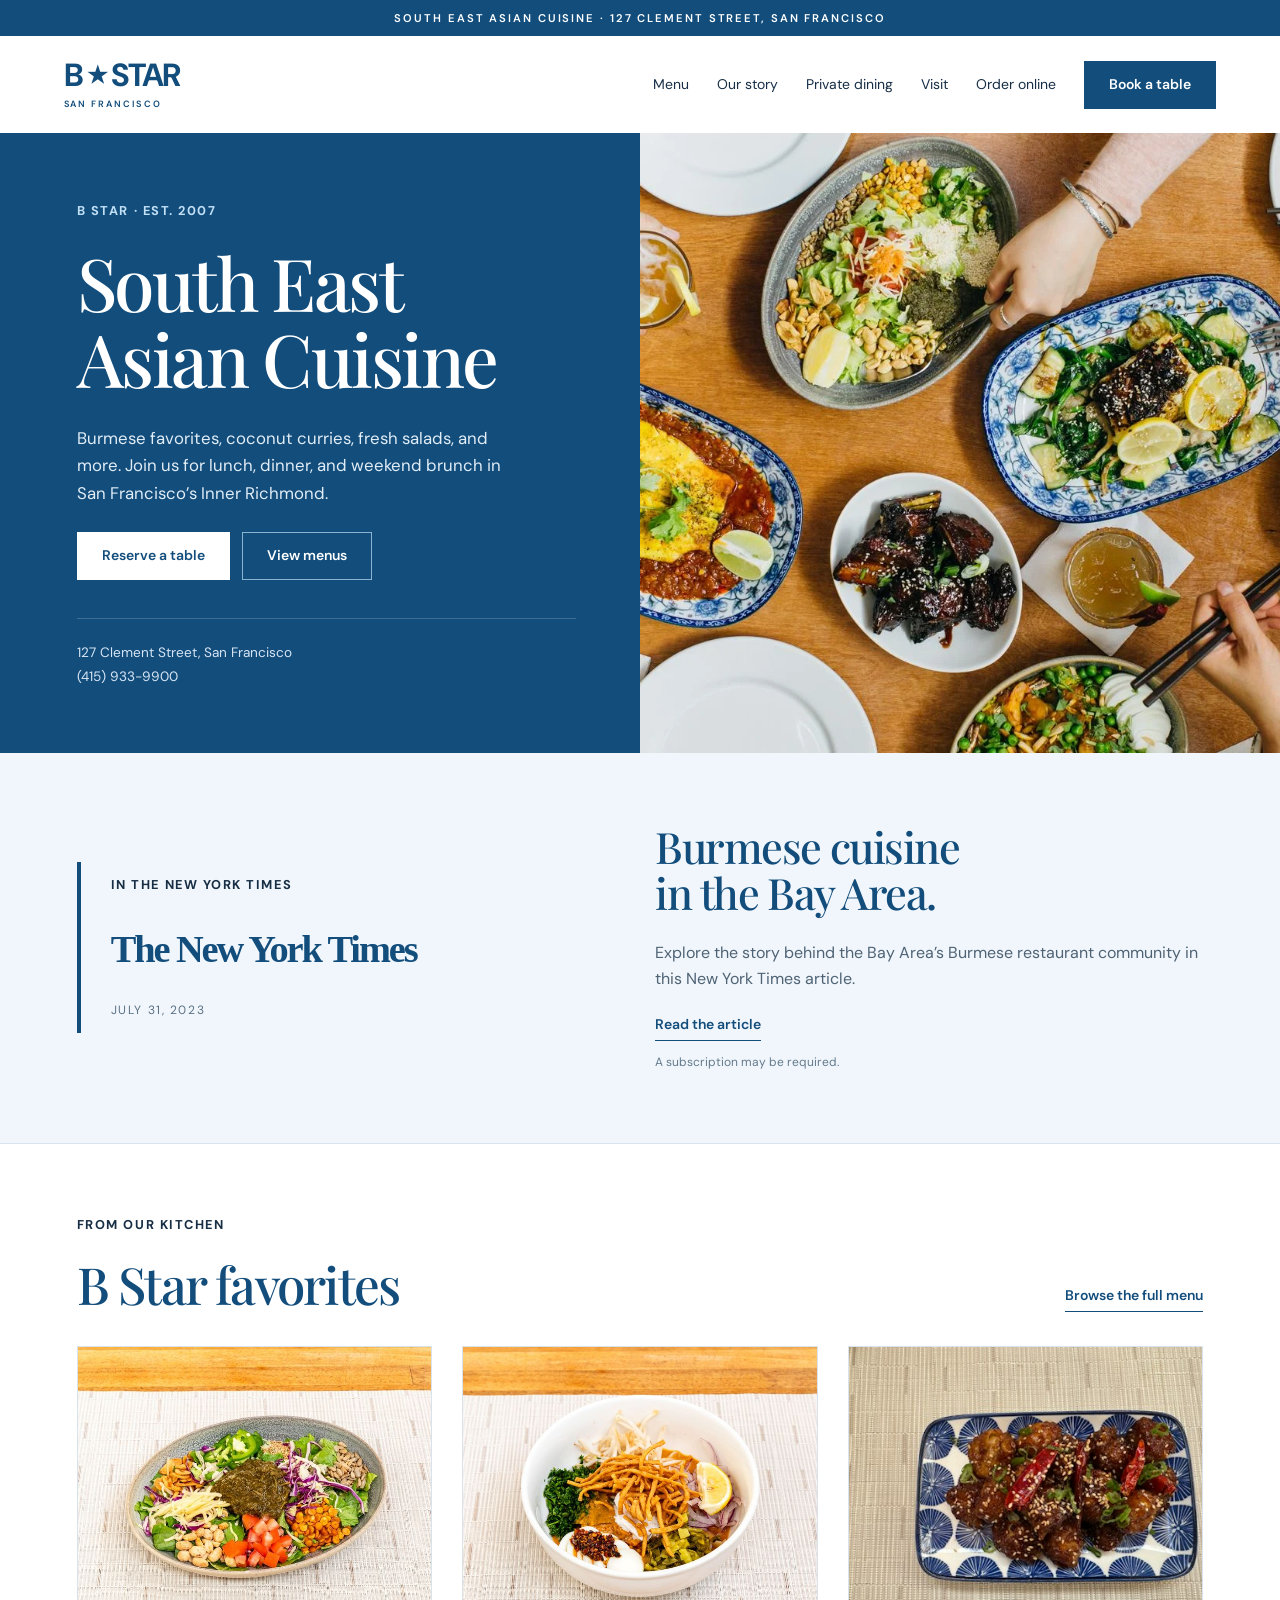
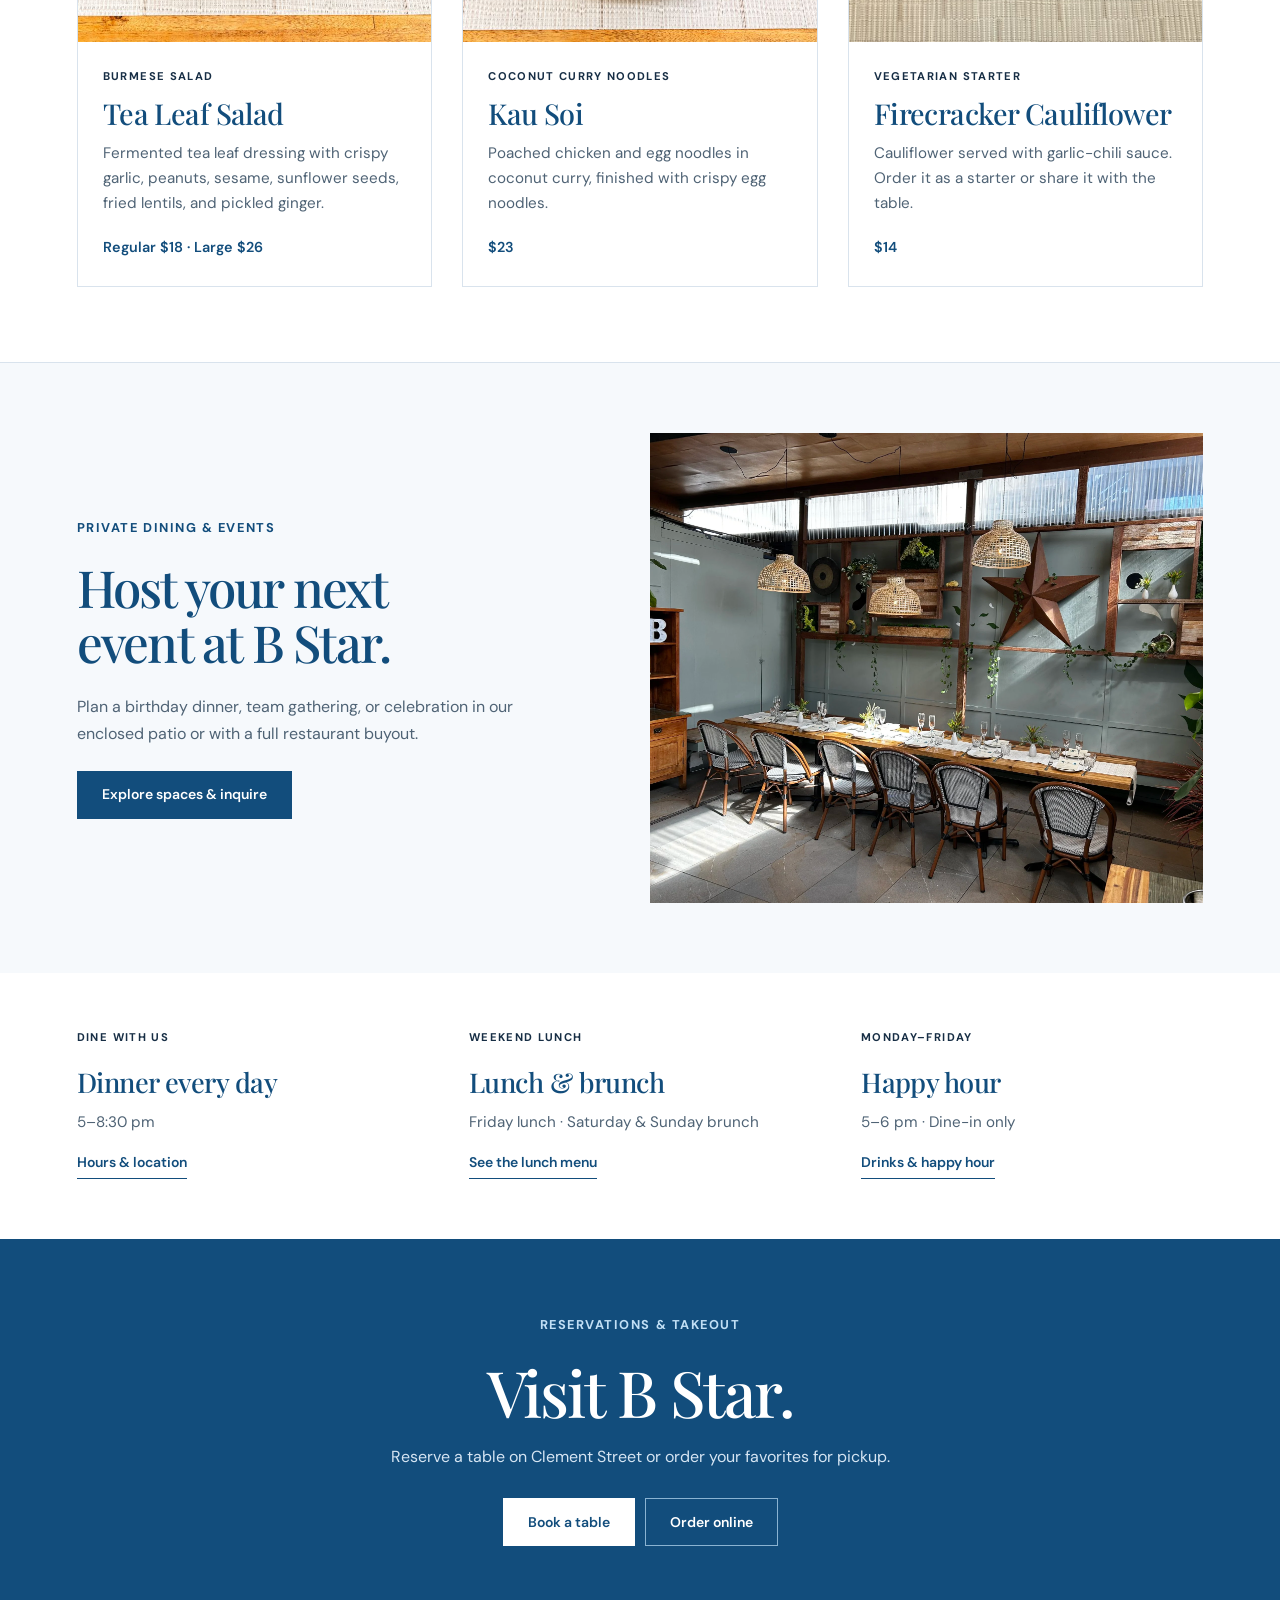
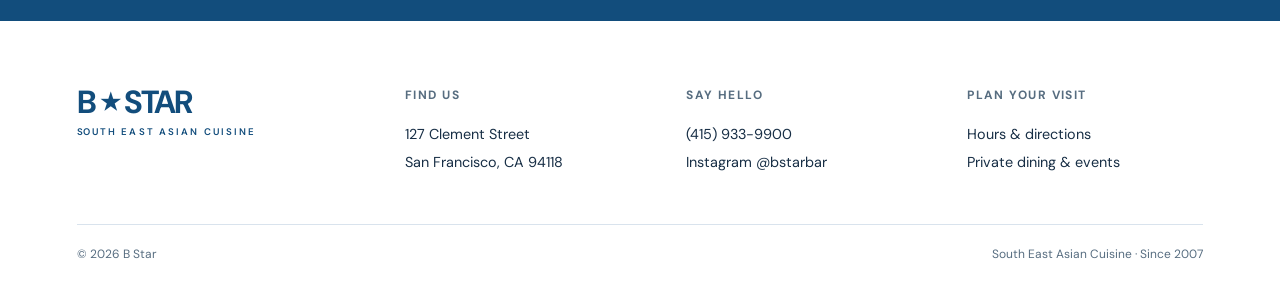
<file: index.html>
<!doctype html><html lang="en"><head><meta charset="utf-8"><meta name="viewport" content="width=device-width,initial-scale=1"><title>South East Asian Cuisine | B Star, San Francisco</title><meta name="description" content="South East Asian cuisine on Clement Street in San Francisco. View dinner, lunch and drinks menus, reserve a table, or inquire about a private event."><meta name="theme-color" content="#124d7c"><link rel="icon" href="data:image/svg+xml,%3Csvg%20xmlns%3D%22http%3A//www.w3.org/2000/svg%22%20viewBox%3D%220%200%2040%2040%22%3E%3Crect%20width%3D%2240%22%20height%3D%2240%22%20rx%3D%228%22%20fill%3D%22%23124d7c%22/%3E%3Ctext%20x%3D%2220%22%20y%3D%2229%22%20text-anchor%3D%22middle%22%20font-size%3D%2230%22%20fill%3D%22white%22%3E%E2%98%85%3C/text%3E%3C/svg%3E"><link rel="stylesheet" href="style.css"><script src="app.js" defer></script></head><body><a class="skip" href="#main">Skip to content</a><div class="topline">SOUTH EAST ASIAN CUISINE · 127 CLEMENT STREET, SAN FRANCISCO</div><header><a class="logo" href="index.html" aria-label="B Star home">B<span>★</span>STAR<span class="logo-sub">SAN FRANCISCO</span></a><button class="nav-toggle" aria-expanded="false" aria-controls="nav">Menu <span>☰</span></button><nav id="nav" aria-label="Main navigation"><a href="menu/index.html" >Menu</a><a href="story/index.html" >Our story</a><a href="private-dining/index.html" >Private dining</a><a href="visit/index.html" >Visit</a><a class="order-nav" href="https://order.online/store/b-star-bar-san-francisco-1130087/?hideModal=true&pickup=true&redirected=true">Order online</a><a class="button " href="https://www.opentable.com/restaurant/profile/55528?ref=1068">Book a table</a></nav></header><main id="main"><section class="blue-hero"><div class="blue-hero-copy"><span class="eyebrow">B STAR · EST. 2007</span><h1>South East<br>Asian Cuisine</h1><p>Burmese favorites, coconut curries, fresh salads, and more. Join us for lunch, dinner, and weekend brunch in San Francisco’s Inner Richmond.</p><div class="actions"><a class="button light" href="https://www.opentable.com/restaurant/profile/55528?ref=1068">Reserve a table</a><a class="button outline-light" href="menu/index.html">View menus</a></div><div class="hero-address">127 Clement Street, San Francisco<br><a href="tel:+14159339900">(415) 933-9900</a></div></div><div class="blue-hero-photo"><img class="" src="assets/hero.jpg" alt="B Star dishes served together, including tea leaf salad" loading="lazy" width="1400" height="1000"></div></section><section class="press wrap"><div class="press-heading"><span class="eyebrow">IN THE NEW YORK TIMES</span><span class="publication">The New York Times</span><span class="press-date">JULY 31, 2023</span></div><div><h2>Burmese cuisine<br>in the Bay Area.</h2><p>Explore the story behind the Bay Area’s Burmese restaurant community in this New York Times article.</p><a class="text-link" href="https://www.nytimes.com/2023/07/31/us/california-san-francisco-burmese-restaurants.html" target="_blank" rel="noopener noreferrer">Read the article</a><small class="subscription">A subscription may be required.</small></div></section><section class="wrap featured"><div class="section-heading"><div><span class="eyebrow">FROM OUR KITCHEN</span><h2>B Star favorites</h2></div><a class="text-link" href="menu/index.html">Browse the full menu</a></div><div class="dish-cards"><article><img class="" src="assets/tea-leaf.jpg" alt="B Star tea leaf salad" loading="lazy" width="1400" height="1000"><div><span class="eyebrow">BURMESE SALAD</span><h3>Tea Leaf Salad</h3><p>Fermented tea leaf dressing with crispy garlic, peanuts, sesame, sunflower seeds, fried lentils, and pickled ginger.</p><span class="dish-price">Regular $18 · Large $26</span></div></article><article><img class="" src="assets/kau-soi.jpg" alt="B Star chicken curry noodles" loading="lazy" width="1400" height="1000"><div><span class="eyebrow">COCONUT CURRY NOODLES</span><h3>Kau Soi</h3><p>Poached chicken and egg noodles in coconut curry, finished with crispy egg noodles.</p><span class="dish-price">$23</span></div></article><article><img class="" src="assets/cauliflower.jpg" alt="B Star firecracker cauliflower" loading="lazy" width="1400" height="1000"><div><span class="eyebrow">VEGETARIAN STARTER</span><h3>Firecracker Cauliflower</h3><p>Cauliflower served with garlic-chili sauce. Order it as a starter or share it with the table.</p><span class="dish-price">$14</span></div></article></div></section><section class="gather wrap"><div><span class="eyebrow">PRIVATE DINING & EVENTS</span><h2>Host your next<br>event at B Star.</h2><p>Plan a birthday dinner, team gathering, or celebration in our enclosed patio or with a full restaurant buyout.</p><a class="button " href="private-dining/index.html">Explore spaces & inquire</a></div><img class="" src="assets/room.jpg" alt="B Star’s enclosed patio with tables and woven pendant lights" loading="lazy" width="1400" height="1000"></section><section class="quick-info wrap"><div><span class="eyebrow">DINE WITH US</span><h3>Dinner every day</h3><p>5–8:30 pm</p><a class="text-link" href="visit/index.html">Hours & location</a></div><div><span class="eyebrow">WEEKEND LUNCH</span><h3>Lunch & brunch</h3><p>Friday lunch · Saturday & Sunday brunch</p><a class="text-link" href="menu/index.html#lunch">See the lunch menu</a></div><div><span class="eyebrow">MONDAY–FRIDAY</span><h3>Happy hour</h3><p>5–6 pm · Dine-in only</p><a class="text-link" href="menu/index.html#drinks">Drinks & happy hour</a></div></section></main><section class="end-cta"><span class="eyebrow">RESERVATIONS & TAKEOUT</span><h2>Visit B Star.</h2><p>Reserve a table on Clement Street or order your favorites for pickup.</p><a class="button light" href="https://www.opentable.com/restaurant/profile/55528?ref=1068">Book a table</a><a class="button outline-light" href="https://order.online/store/b-star-bar-san-francisco-1130087/?hideModal=true&pickup=true&redirected=true">Order online</a></section><footer><div class="footer-top"><a class="logo" href="index.html">B<span>★</span>STAR<span class="logo-sub">SOUTH EAST ASIAN CUISINE</span></a><div><span class="eyebrow">FIND US</span><a href="https://www.google.com/maps/search/?api=1&query=B+Star+127+Clement+St+San+Francisco">127 Clement Street<br>San Francisco, CA 94118</a></div><div><span class="eyebrow">SAY HELLO</span><a href="tel:+14159339900">(415) 933-9900</a><a href="https://www.instagram.com/bstarbar/">Instagram @bstarbar</a></div><div><span class="eyebrow">PLAN YOUR VISIT</span><a href="visit/index.html">Hours & directions</a><a href="private-dining/index.html">Private dining & events</a></div></div><div class="footer-bottom"><span>© 2026 B Star</span><span>South East Asian Cuisine · Since 2007</span></div></footer><div class="mobile-book"><a class="button " href="https://www.opentable.com/restaurant/profile/55528?ref=1068">Book a table</a><a class="button outline" href="https://order.online/store/b-star-bar-san-francisco-1130087/?hideModal=true&pickup=true&redirected=true">Order online</a></div></body></html>
</file>
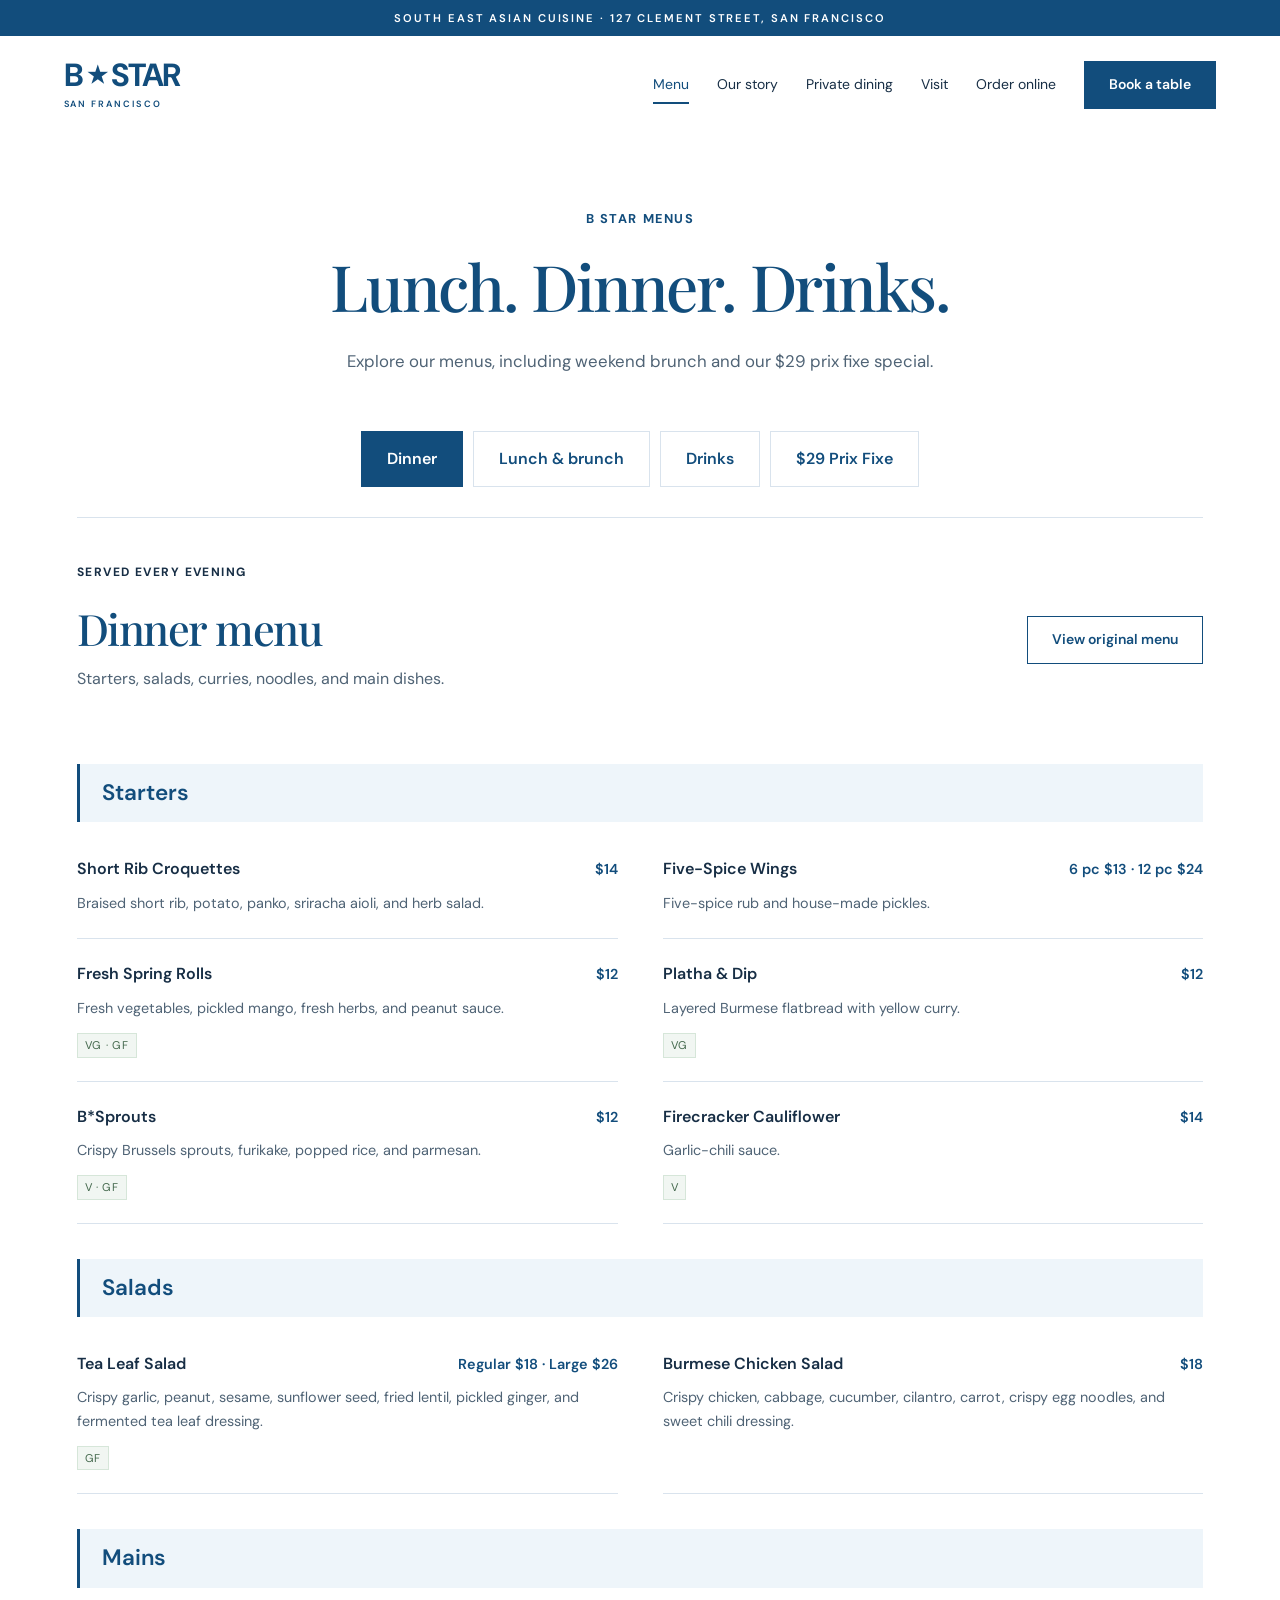
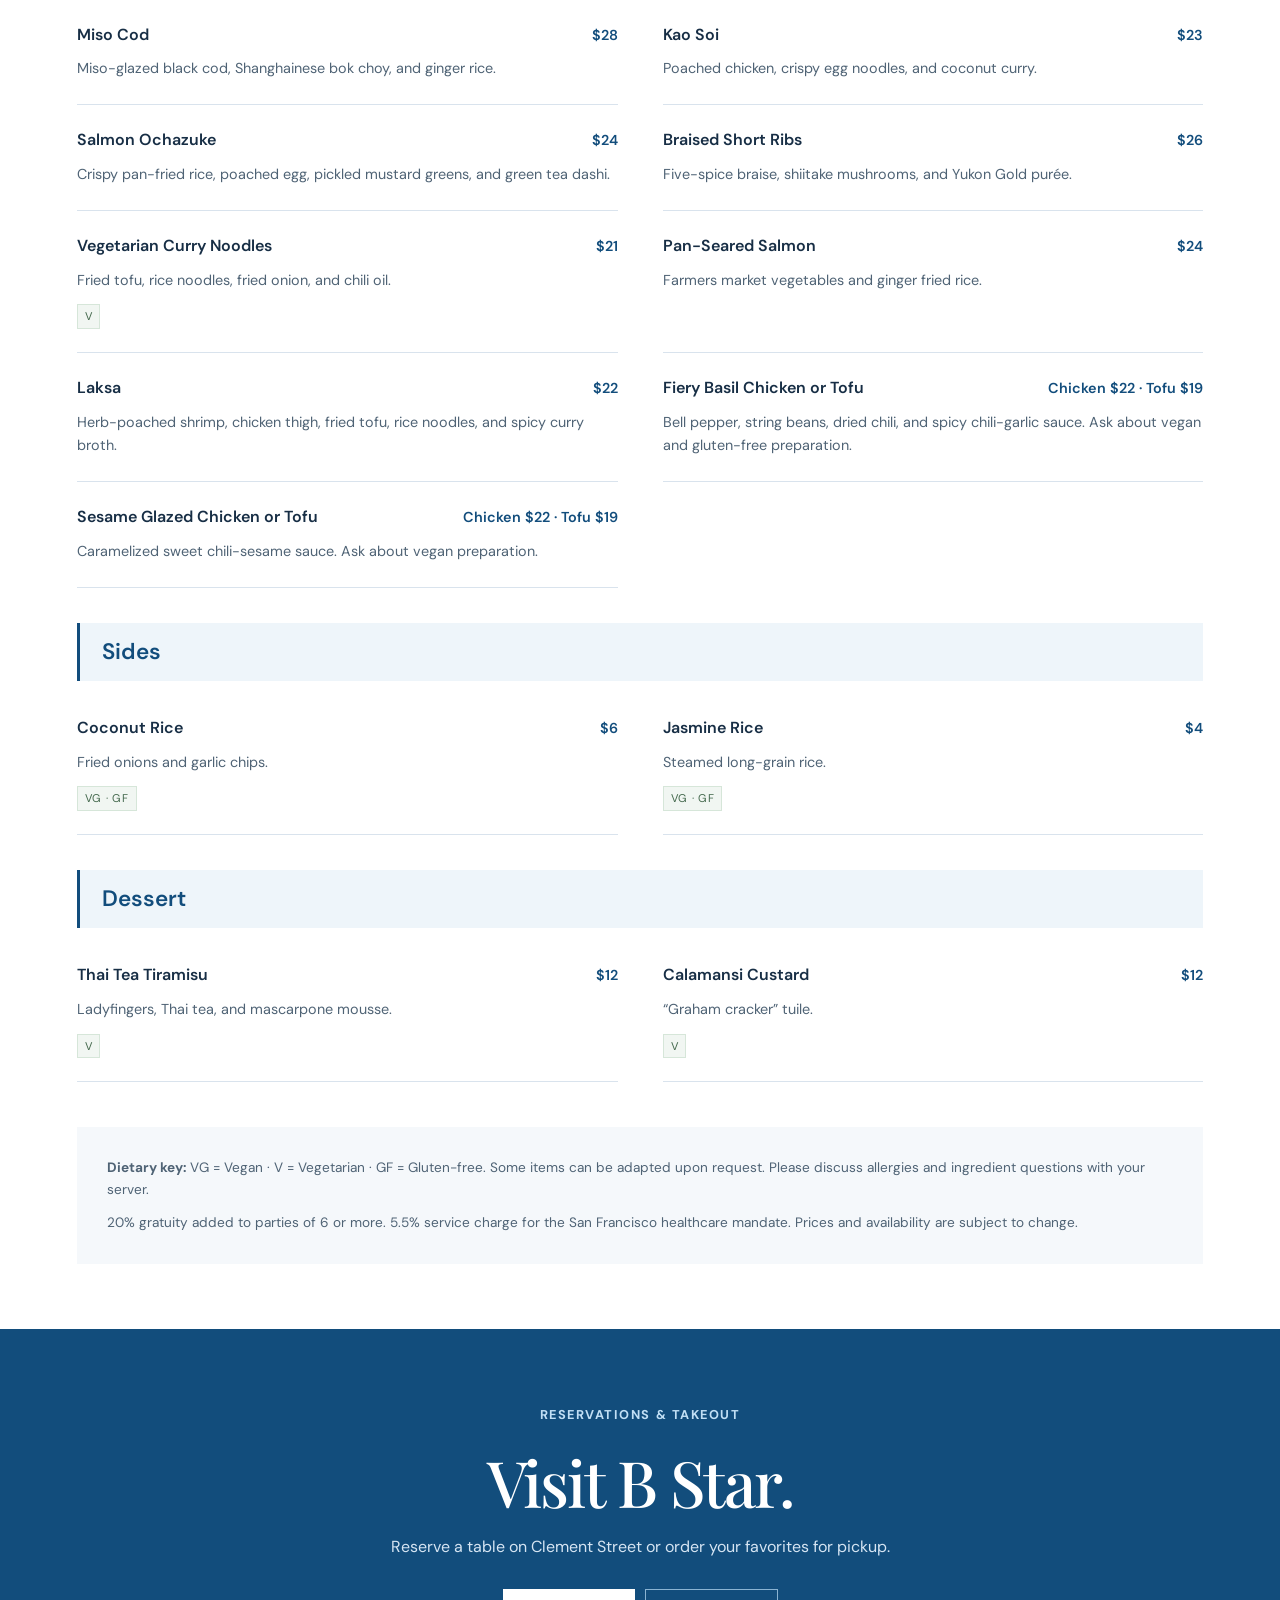
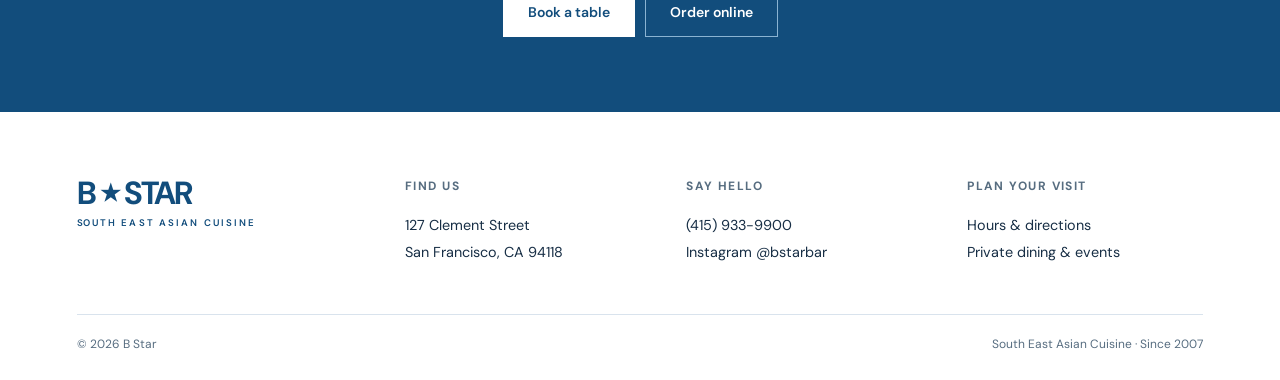
<file: menu/index.html>
<!doctype html><html lang="en"><head><meta charset="utf-8"><meta name="viewport" content="width=device-width,initial-scale=1"><title>Menus | B Star, San Francisco</title><meta name="description" content="South East Asian cuisine on Clement Street in San Francisco. View dinner, lunch and drinks menus, reserve a table, or inquire about a private event."><meta name="theme-color" content="#124d7c"><link rel="icon" href="data:image/svg+xml,%3Csvg%20xmlns%3D%22http%3A//www.w3.org/2000/svg%22%20viewBox%3D%220%200%2040%2040%22%3E%3Crect%20width%3D%2240%22%20height%3D%2240%22%20rx%3D%228%22%20fill%3D%22%23124d7c%22/%3E%3Ctext%20x%3D%2220%22%20y%3D%2229%22%20text-anchor%3D%22middle%22%20font-size%3D%2230%22%20fill%3D%22white%22%3E%E2%98%85%3C/text%3E%3C/svg%3E"><link rel="stylesheet" href="../style.css"><script src="../menu-data.js" defer></script><script src="../app.js" defer></script></head><body><a class="skip" href="#main">Skip to content</a><div class="topline">SOUTH EAST ASIAN CUISINE · 127 CLEMENT STREET, SAN FRANCISCO</div><header><a class="logo" href="../index.html" aria-label="B Star home">B<span>★</span>STAR<span class="logo-sub">SAN FRANCISCO</span></a><button class="nav-toggle" aria-expanded="false" aria-controls="nav">Menu <span>☰</span></button><nav id="nav" aria-label="Main navigation"><a href="index.html" aria-current="page">Menu</a><a href="../story/index.html" >Our story</a><a href="../private-dining/index.html" >Private dining</a><a href="../visit/index.html" >Visit</a><a class="order-nav" href="https://order.online/store/b-star-bar-san-francisco-1130087/?hideModal=true&pickup=true&redirected=true">Order online</a><a class="button " href="https://www.opentable.com/restaurant/profile/55528?ref=1068">Book a table</a></nav></header><main id="main"><section class="page-intro wrap"><span class="eyebrow">B STAR MENUS</span><h1>Lunch. Dinner. Drinks.</h1><p>Explore our menus, including weekend brunch and our $29 prix fixe special.</p></section><section class="wrap menus"><div class="menu-tabs" role="tablist" aria-label="Choose a menu"><button role="tab" id="tab-dinner" aria-controls="menu-panel" aria-selected="true" data-menu="dinner">Dinner</button><button role="tab" id="tab-lunch" aria-controls="menu-panel" aria-selected="false" tabindex="-1" data-menu="lunch">Lunch & brunch</button><button role="tab" id="tab-drinks" aria-controls="menu-panel" aria-selected="false" tabindex="-1" data-menu="drinks">Drinks</button><button role="tab" id="tab-prix" aria-controls="menu-panel" aria-selected="false" tabindex="-1" data-menu="prix">$29 Prix Fixe</button></div><div id="menu-panel" role="tabpanel" aria-labelledby="tab-dinner" tabindex="0"><div class="menu-top"><div><span class="eyebrow" id="menu-kicker">SERVED EVERY EVENING</span><h2 id="menu-title">Dinner menu</h2><p id="menu-description"></p></div><button type="button" class="button outline" id="view-original">View original menu</button></div><div id="menu-content"></div></div><div class="menu-disclosures"><p><strong>Dietary key:</strong> VG = Vegan · V = Vegetarian · GF = Gluten-free. Some items can be adapted upon request. Please discuss allergies and ingredient questions with your server.</p><p>20% gratuity added to parties of 6 or more. 5.5% service charge for the San Francisco healthcare mandate. Prices and availability are subject to change.</p></div><noscript><p>Open the original menus: <a href="../assets/menu-dinner.webp">Dinner</a> · <a href="../assets/menu-lunch.webp">Lunch</a> · <a href="../assets/menu-drinks.webp">Drinks</a> · <a href="../assets/menu-prix.webp">Prix fixe</a></p></noscript></section><dialog id="menu-dialog" aria-labelledby="original-title"><div class="dialog-top"><h2 id="original-title">Original menu</h2><button type="button" class="close-dialog" aria-label="Close original menu">Close ×</button></div><p>Pinch to zoom, or <a id="menu-image-link" href="../assets/menu-dinner.webp" target="_blank">open the image in a new tab</a>.</p><img id="original-image" src="../assets/menu-dinner.webp" alt="Original B Star dinner menu"></dialog></main><section class="end-cta"><span class="eyebrow">RESERVATIONS & TAKEOUT</span><h2>Visit B Star.</h2><p>Reserve a table on Clement Street or order your favorites for pickup.</p><a class="button light" href="https://www.opentable.com/restaurant/profile/55528?ref=1068">Book a table</a><a class="button outline-light" href="https://order.online/store/b-star-bar-san-francisco-1130087/?hideModal=true&pickup=true&redirected=true">Order online</a></section><footer><div class="footer-top"><a class="logo" href="../index.html">B<span>★</span>STAR<span class="logo-sub">SOUTH EAST ASIAN CUISINE</span></a><div><span class="eyebrow">FIND US</span><a href="https://www.google.com/maps/search/?api=1&query=B+Star+127+Clement+St+San+Francisco">127 Clement Street<br>San Francisco, CA 94118</a></div><div><span class="eyebrow">SAY HELLO</span><a href="tel:+14159339900">(415) 933-9900</a><a href="https://www.instagram.com/bstarbar/">Instagram @bstarbar</a></div><div><span class="eyebrow">PLAN YOUR VISIT</span><a href="../visit/index.html">Hours & directions</a><a href="../private-dining/index.html">Private dining & events</a></div></div><div class="footer-bottom"><span>© 2026 B Star</span><span>South East Asian Cuisine · Since 2007</span></div></footer><div class="mobile-book"><a class="button " href="https://www.opentable.com/restaurant/profile/55528?ref=1068">Book a table</a><a class="button outline" href="https://order.online/store/b-star-bar-san-francisco-1130087/?hideModal=true&pickup=true&redirected=true">Order online</a></div></body></html>
</file>
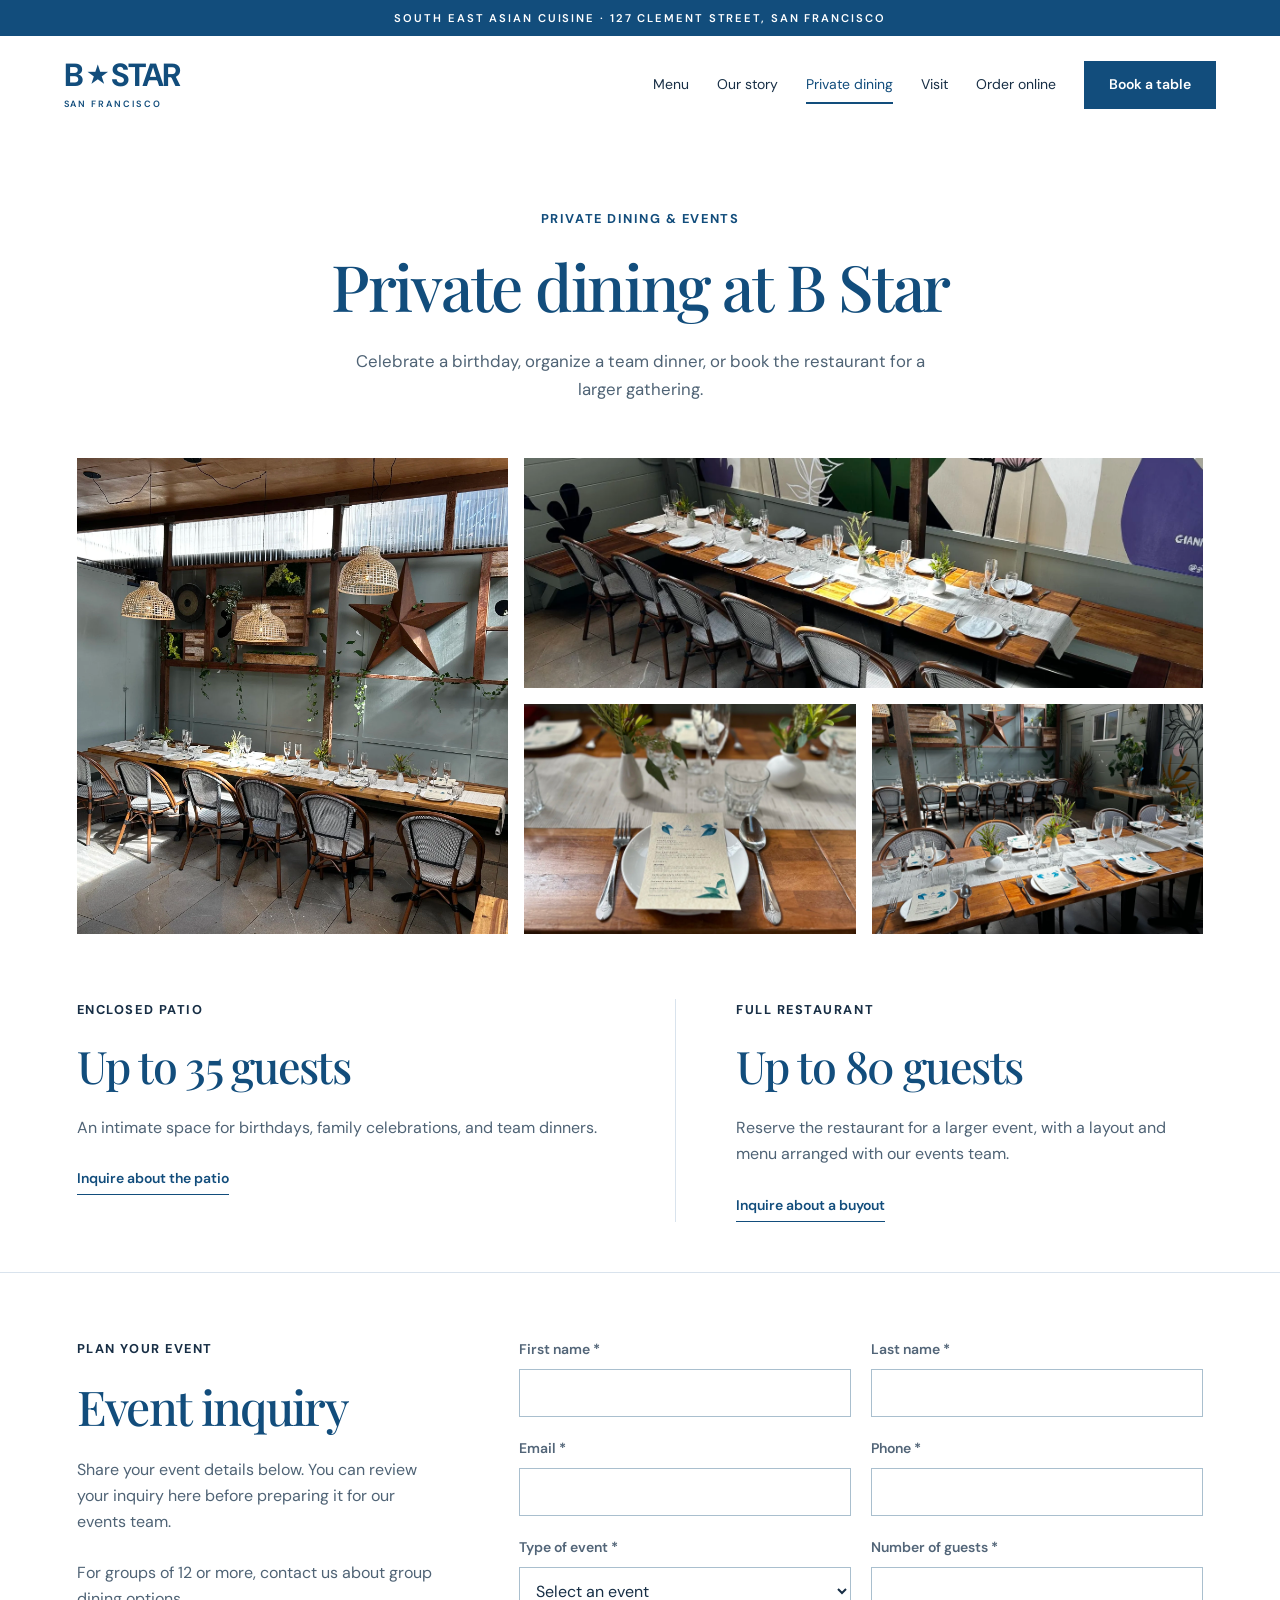
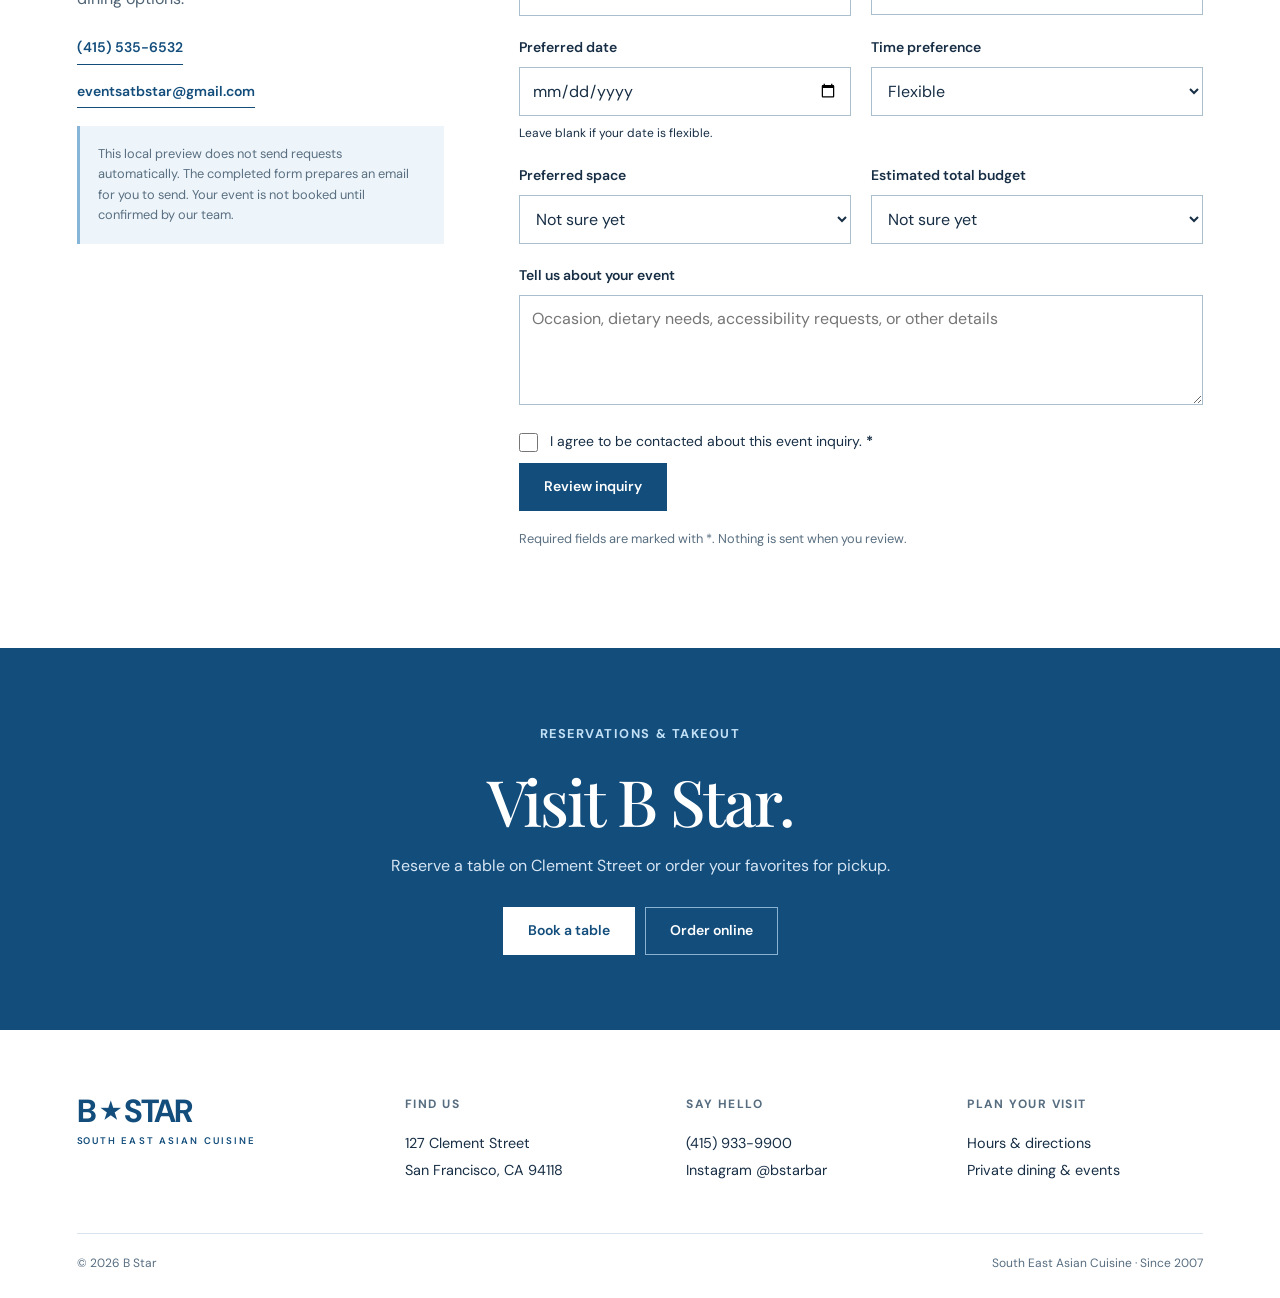
<file: private-dining/index.html>
<!doctype html><html lang="en"><head><meta charset="utf-8"><meta name="viewport" content="width=device-width,initial-scale=1"><title>Private dining & event inquiries | B Star, San Francisco</title><meta name="description" content="South East Asian cuisine on Clement Street in San Francisco. View dinner, lunch and drinks menus, reserve a table, or inquire about a private event."><meta name="theme-color" content="#124d7c"><link rel="icon" href="data:image/svg+xml,%3Csvg%20xmlns%3D%22http%3A//www.w3.org/2000/svg%22%20viewBox%3D%220%200%2040%2040%22%3E%3Crect%20width%3D%2240%22%20height%3D%2240%22%20rx%3D%228%22%20fill%3D%22%23124d7c%22/%3E%3Ctext%20x%3D%2220%22%20y%3D%2229%22%20text-anchor%3D%22middle%22%20font-size%3D%2230%22%20fill%3D%22white%22%3E%E2%98%85%3C/text%3E%3C/svg%3E"><link rel="stylesheet" href="../style.css"><script src="../app.js" defer></script></head><body><a class="skip" href="#main">Skip to content</a><div class="topline">SOUTH EAST ASIAN CUISINE · 127 CLEMENT STREET, SAN FRANCISCO</div><header><a class="logo" href="../index.html" aria-label="B Star home">B<span>★</span>STAR<span class="logo-sub">SAN FRANCISCO</span></a><button class="nav-toggle" aria-expanded="false" aria-controls="nav">Menu <span>☰</span></button><nav id="nav" aria-label="Main navigation"><a href="../menu/index.html" >Menu</a><a href="../story/index.html" >Our story</a><a href="index.html" aria-current="page">Private dining</a><a href="../visit/index.html" >Visit</a><a class="order-nav" href="https://order.online/store/b-star-bar-san-francisco-1130087/?hideModal=true&pickup=true&redirected=true">Order online</a><a class="button " href="https://www.opentable.com/restaurant/profile/55528?ref=1068">Book a table</a></nav></header><main id="main"><section class="page-intro wrap"><span class="eyebrow">PRIVATE DINING & EVENTS</span><h1>Private dining at B Star</h1><p>Celebrate a birthday, organize a team dinner, or book the restaurant for a larger gathering.</p></section><section class="wrap event-gallery" aria-label="Private dining gallery"><button class="gallery-photo gallery-main" data-photo="../assets/room.jpg" data-caption="The enclosed patio"><img src="../assets/room.jpg" alt="The enclosed patio at B Star" width="1400" height="1000"></button><button class="gallery-photo" data-photo="../assets/patio2.jpg" data-caption="Patio seating"><img src="../assets/patio2.jpg" alt="Another view of the patio seating" width="1400" height="1000" loading="lazy"></button><button class="gallery-photo" data-photo="../assets/patio3.jpg" data-caption="Tables for group dining"><img src="../assets/patio3.jpg" alt="Tables arranged for group dining at B Star" width="1400" height="1000" loading="lazy"></button><button class="gallery-photo" data-photo="../assets/interior.jpg" data-caption="Additional patio seating"><img src="../assets/interior.jpg" alt="Additional patio seating at B Star" width="1400" height="1000" loading="lazy"></button></section><section class="wrap event-options"><article><span class="eyebrow">ENCLOSED PATIO</span><h2>Up to 35 guests</h2><p>An intimate space for birthdays, family celebrations, and team dinners.</p><a class="text-link" href="#inquire">Inquire about the patio</a></article><article><span class="eyebrow">FULL RESTAURANT</span><h2>Up to 80 guests</h2><p>Reserve the restaurant for a larger event, with a layout and menu arranged with our events team.</p><a class="text-link" href="#inquire">Inquire about a buyout</a></article></section><section class="wrap inquiry-section" id="inquire"><aside><span class="eyebrow">PLAN YOUR EVENT</span><h2>Event inquiry</h2><p>Share your event details below. You can review your inquiry here before preparing it for our events team.</p><p>For groups of 12 or more, contact us about group dining options.</p><a class="text-link" href="tel:+14155356532">(415) 535-6532</a><a class="text-link" href="mailto:eventsatbstar@gmail.com">eventsatbstar@gmail.com</a><p class="form-note">This local preview does not send requests automatically. The completed form prepares an email for you to send. Your event is not booked until confirmed by our team.</p></aside><form id="event-form"><div class="form-grid"><label><span class="field-label">First name <b>*</b></span><input name="firstName" autocomplete="given-name" required maxlength="80"></label><label><span class="field-label">Last name <b>*</b></span><input name="lastName" autocomplete="family-name" required maxlength="80"></label><label><span class="field-label">Email <b>*</b></span><input name="email" type="email" autocomplete="email" required maxlength="160"></label><label><span class="field-label">Phone <b>*</b></span><input name="phone" type="tel" autocomplete="tel" required maxlength="40"></label><label><span class="field-label">Type of event <b>*</b></span><select name="eventType" required><option value="">Select an event</option><option>Birthday</option><option>Corporate / team event</option><option>Family celebration</option><option>Wedding / rehearsal dinner</option><option>Other gathering</option></select></label><label><span class="field-label">Number of guests <b>*</b></span><input name="guests" type="number" min="1" max="80" required></label><label>Preferred date<input name="date" type="date"><small>Leave blank if your date is flexible.</small></label><label>Time preference<select name="time"><option>Flexible</option><option>Lunch</option><option>Dinner</option></select></label><label>Preferred space<select name="space"><option>Not sure yet</option><option>Enclosed patio</option><option>Full restaurant</option><option>Group dining</option></select></label><label>Estimated total budget<select name="budget"><option>Not sure yet</option><option>Under $2,500</option><option>$2,500–$5,000</option><option>$5,000–$7,500</option><option>$7,500+</option></select></label><label class="full">Tell us about your event<textarea name="notes" rows="4" maxlength="2000" placeholder="Occasion, dietary needs, accessibility requests, or other details"></textarea></label><label class="consent full"><input name="consent" type="checkbox" required><span>I agree to be contacted about this event inquiry. <b>*</b></span></label></div><button class="button" type="submit">Review inquiry</button><p class="form-note">Required fields are marked with *. Nothing is sent when you review.</p><div id="inquiry-review" hidden tabindex="-1"><span class="eyebrow">REVIEW YOUR DETAILS</span><h3>Your event inquiry</h3><pre id="inquiry-summary"></pre><div class="actions"><a class="button" id="email-inquiry" href="mailto:eventsatbstar@gmail.com">Open email draft</a><button class="button outline" id="download-inquiry" type="button">Download inquiry</button></div><p class="form-note" role="status">Not sent yet. Open your email draft and press Send in your email app. If no email app opens, download the inquiry and send it to eventsatbstar@gmail.com.</p></div></form></section><dialog id="gallery-dialog" aria-labelledby="gallery-title"><div class="dialog-top"><h2 id="gallery-title">Private dining</h2><button type="button" class="close-dialog">Close ×</button></div><img id="gallery-image" alt=""></dialog></main><section class="end-cta"><span class="eyebrow">RESERVATIONS & TAKEOUT</span><h2>Visit B Star.</h2><p>Reserve a table on Clement Street or order your favorites for pickup.</p><a class="button light" href="https://www.opentable.com/restaurant/profile/55528?ref=1068">Book a table</a><a class="button outline-light" href="https://order.online/store/b-star-bar-san-francisco-1130087/?hideModal=true&pickup=true&redirected=true">Order online</a></section><footer><div class="footer-top"><a class="logo" href="../index.html">B<span>★</span>STAR<span class="logo-sub">SOUTH EAST ASIAN CUISINE</span></a><div><span class="eyebrow">FIND US</span><a href="https://www.google.com/maps/search/?api=1&query=B+Star+127+Clement+St+San+Francisco">127 Clement Street<br>San Francisco, CA 94118</a></div><div><span class="eyebrow">SAY HELLO</span><a href="tel:+14159339900">(415) 933-9900</a><a href="https://www.instagram.com/bstarbar/">Instagram @bstarbar</a></div><div><span class="eyebrow">PLAN YOUR VISIT</span><a href="../visit/index.html">Hours & directions</a><a href="index.html">Private dining & events</a></div></div><div class="footer-bottom"><span>© 2026 B Star</span><span>South East Asian Cuisine · Since 2007</span></div></footer><div class="mobile-book"><a class="button " href="https://www.opentable.com/restaurant/profile/55528?ref=1068">Book a table</a><a class="button outline" href="https://order.online/store/b-star-bar-san-francisco-1130087/?hideModal=true&pickup=true&redirected=true">Order online</a></div></body></html>
</file>
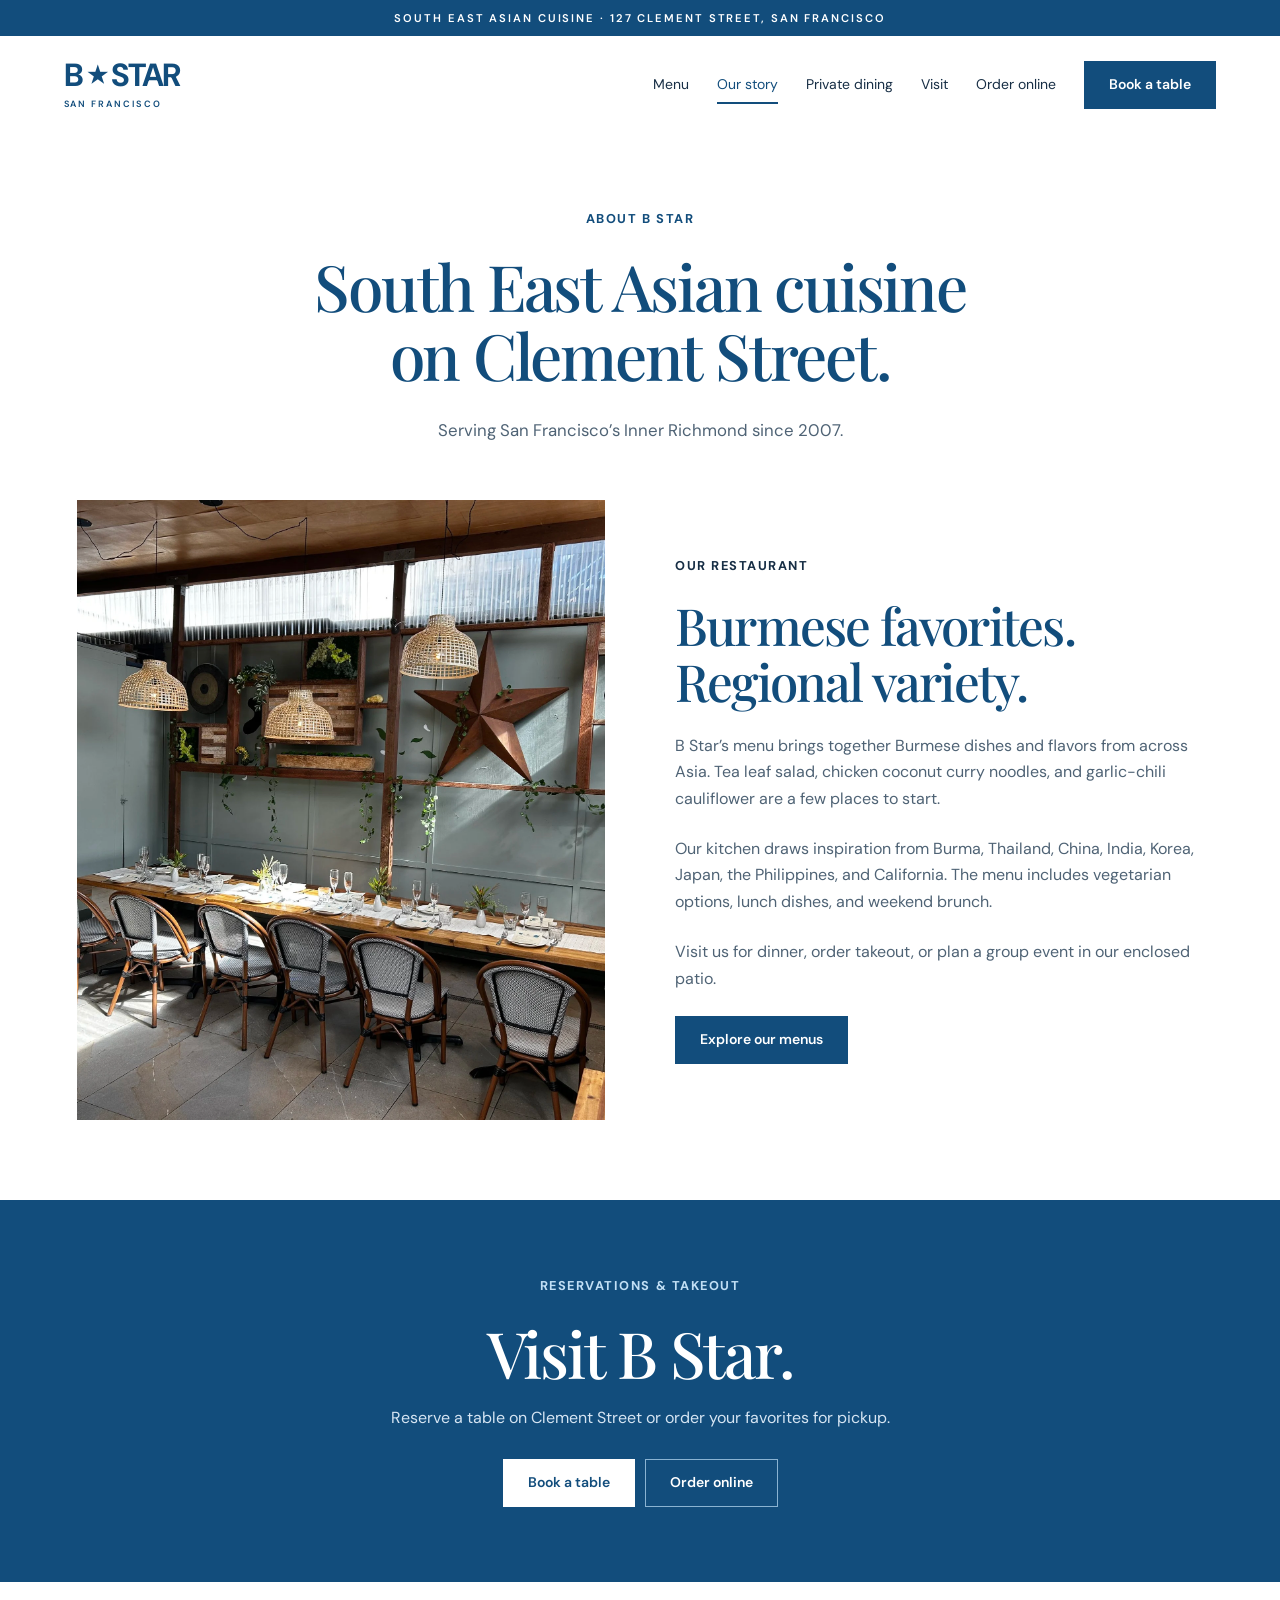
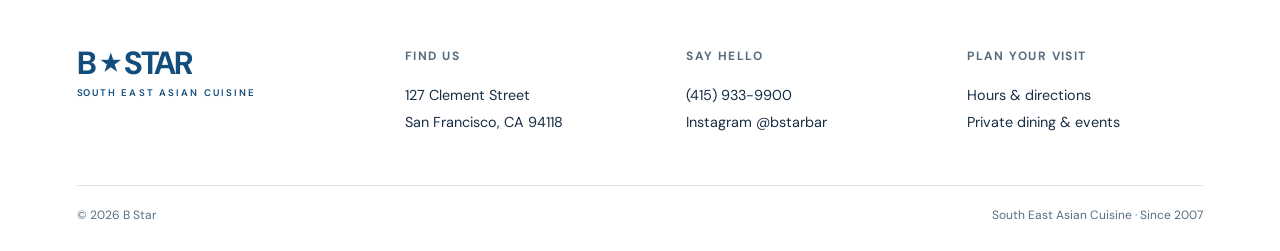
<file: story/index.html>
<!doctype html><html lang="en"><head><meta charset="utf-8"><meta name="viewport" content="width=device-width,initial-scale=1"><title>Our restaurant | B Star, San Francisco</title><meta name="description" content="South East Asian cuisine on Clement Street in San Francisco. View dinner, lunch and drinks menus, reserve a table, or inquire about a private event."><meta name="theme-color" content="#124d7c"><link rel="icon" href="data:image/svg+xml,%3Csvg%20xmlns%3D%22http%3A//www.w3.org/2000/svg%22%20viewBox%3D%220%200%2040%2040%22%3E%3Crect%20width%3D%2240%22%20height%3D%2240%22%20rx%3D%228%22%20fill%3D%22%23124d7c%22/%3E%3Ctext%20x%3D%2220%22%20y%3D%2229%22%20text-anchor%3D%22middle%22%20font-size%3D%2230%22%20fill%3D%22white%22%3E%E2%98%85%3C/text%3E%3C/svg%3E"><link rel="stylesheet" href="../style.css"><script src="../app.js" defer></script></head><body><a class="skip" href="#main">Skip to content</a><div class="topline">SOUTH EAST ASIAN CUISINE · 127 CLEMENT STREET, SAN FRANCISCO</div><header><a class="logo" href="../index.html" aria-label="B Star home">B<span>★</span>STAR<span class="logo-sub">SAN FRANCISCO</span></a><button class="nav-toggle" aria-expanded="false" aria-controls="nav">Menu <span>☰</span></button><nav id="nav" aria-label="Main navigation"><a href="../menu/index.html" >Menu</a><a href="index.html" aria-current="page">Our story</a><a href="../private-dining/index.html" >Private dining</a><a href="../visit/index.html" >Visit</a><a class="order-nav" href="https://order.online/store/b-star-bar-san-francisco-1130087/?hideModal=true&pickup=true&redirected=true">Order online</a><a class="button " href="https://www.opentable.com/restaurant/profile/55528?ref=1068">Book a table</a></nav></header><main id="main"><section class="page-intro wrap"><span class="eyebrow">ABOUT B STAR</span><h1>South East Asian cuisine<br>on Clement Street.</h1><p>Serving San Francisco’s Inner Richmond since 2007.</p></section><section class="wrap story-grid"><img class="" src="../assets/room.jpg" alt="The dining patio at B Star" loading="lazy" width="1400" height="1000"><div><span class="eyebrow">OUR RESTAURANT</span><h2>Burmese favorites.<br>Regional variety.</h2><p>B Star’s menu brings together Burmese dishes and flavors from across Asia. Tea leaf salad, chicken coconut curry noodles, and garlic-chili cauliflower are a few places to start.</p><p>Our kitchen draws inspiration from Burma, Thailand, China, India, Korea, Japan, the Philippines, and California. The menu includes vegetarian options, lunch dishes, and weekend brunch.</p><p>Visit us for dinner, order takeout, or plan a group event in our enclosed patio.</p><a class="button " href="../menu/index.html">Explore our menus</a></div></section></main><section class="end-cta"><span class="eyebrow">RESERVATIONS & TAKEOUT</span><h2>Visit B Star.</h2><p>Reserve a table on Clement Street or order your favorites for pickup.</p><a class="button light" href="https://www.opentable.com/restaurant/profile/55528?ref=1068">Book a table</a><a class="button outline-light" href="https://order.online/store/b-star-bar-san-francisco-1130087/?hideModal=true&pickup=true&redirected=true">Order online</a></section><footer><div class="footer-top"><a class="logo" href="../index.html">B<span>★</span>STAR<span class="logo-sub">SOUTH EAST ASIAN CUISINE</span></a><div><span class="eyebrow">FIND US</span><a href="https://www.google.com/maps/search/?api=1&query=B+Star+127+Clement+St+San+Francisco">127 Clement Street<br>San Francisco, CA 94118</a></div><div><span class="eyebrow">SAY HELLO</span><a href="tel:+14159339900">(415) 933-9900</a><a href="https://www.instagram.com/bstarbar/">Instagram @bstarbar</a></div><div><span class="eyebrow">PLAN YOUR VISIT</span><a href="../visit/index.html">Hours & directions</a><a href="../private-dining/index.html">Private dining & events</a></div></div><div class="footer-bottom"><span>© 2026 B Star</span><span>South East Asian Cuisine · Since 2007</span></div></footer><div class="mobile-book"><a class="button " href="https://www.opentable.com/restaurant/profile/55528?ref=1068">Book a table</a><a class="button outline" href="https://order.online/store/b-star-bar-san-francisco-1130087/?hideModal=true&pickup=true&redirected=true">Order online</a></div></body></html>
</file>
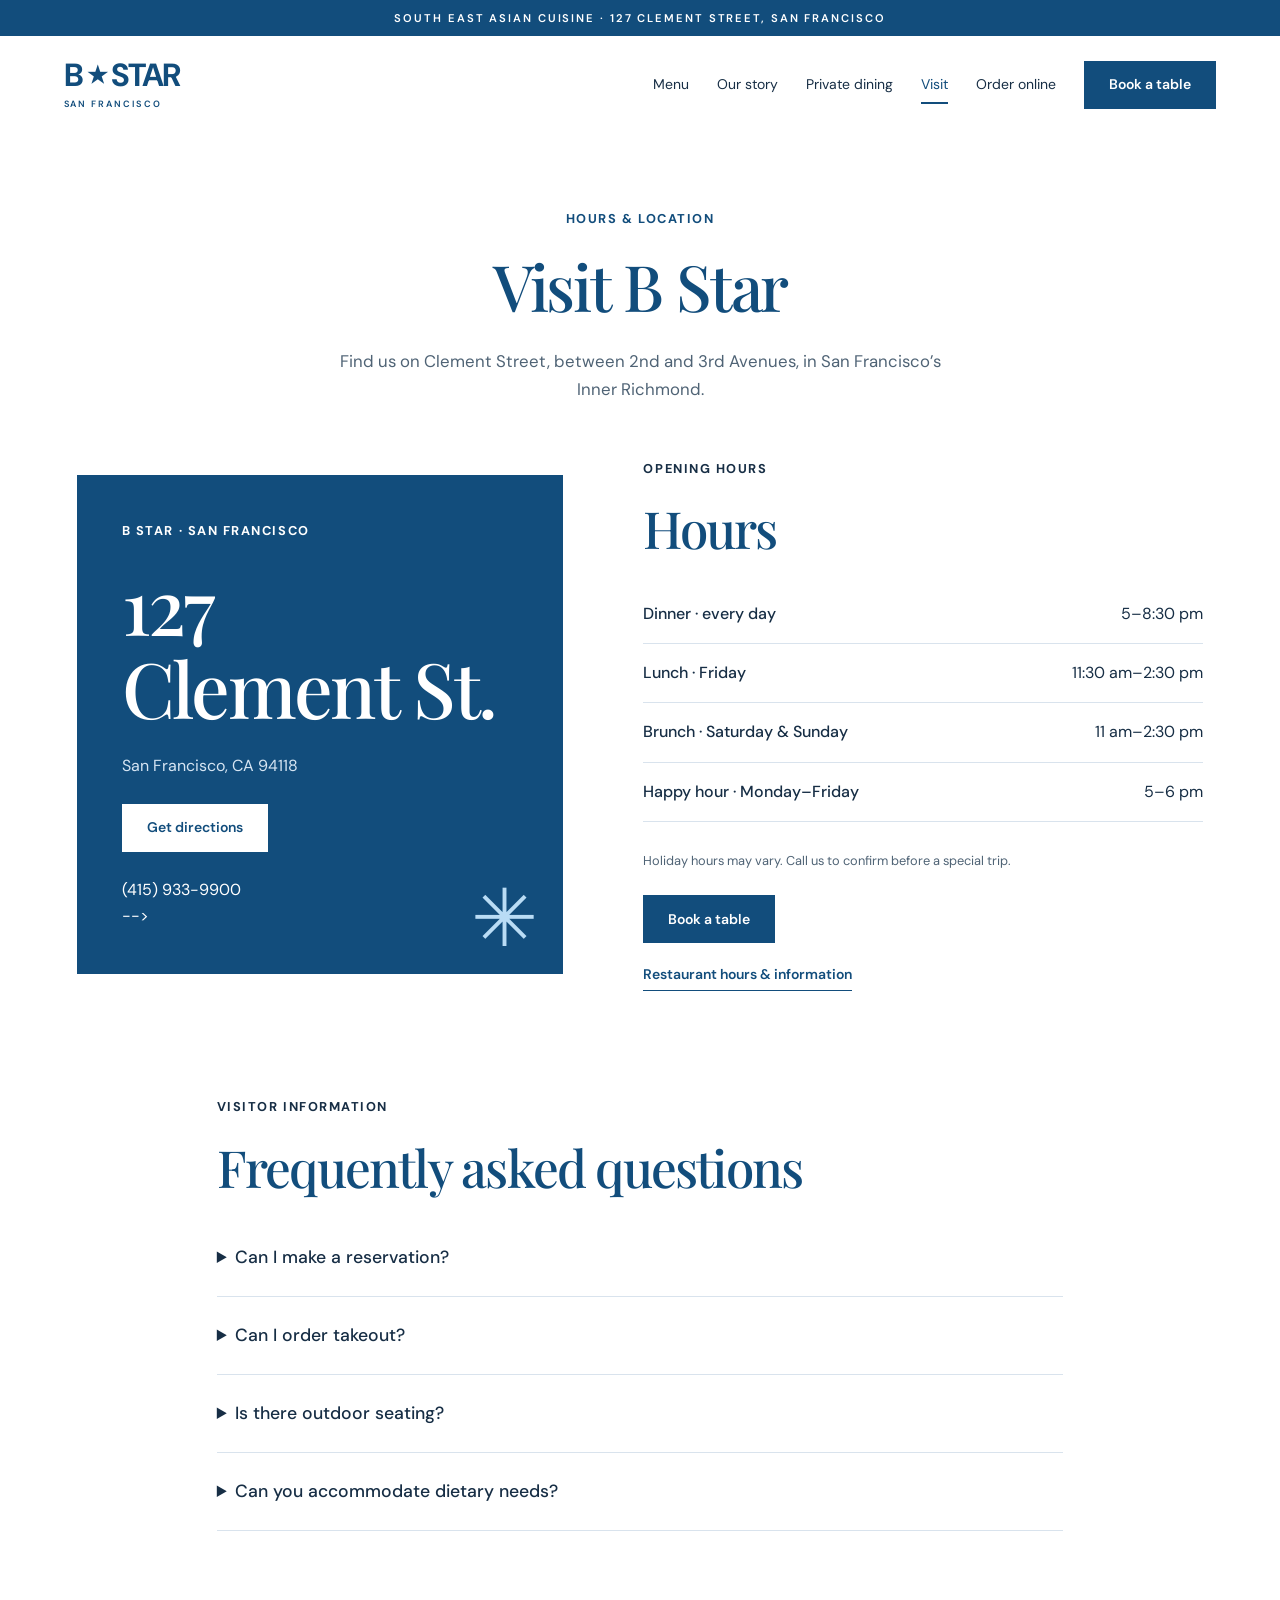
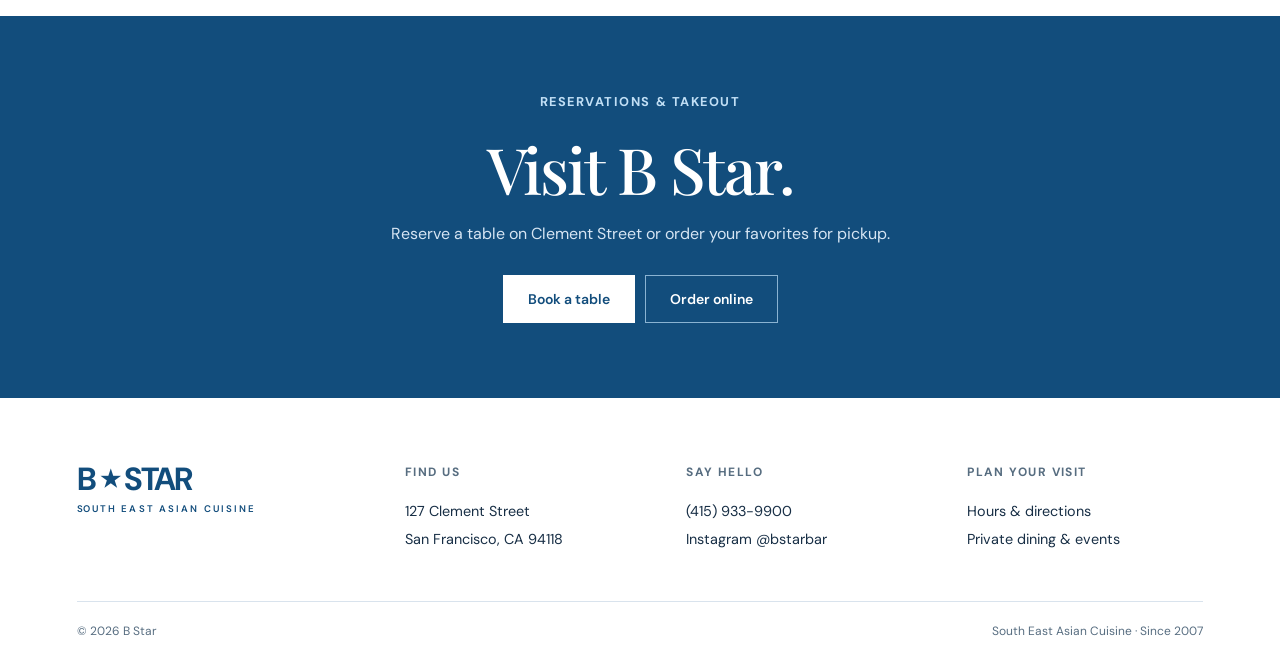
<file: visit/index.html>
<!doctype html>
<html lang="en">
  <head>
    <meta charset="utf-8" />
    <meta name="viewport" content="width=device-width,initial-scale=1" />
    <title>Hours & location | B Star, San Francisco</title>
    <meta
      name="description"
      content="South East Asian cuisine on Clement Street in San Francisco. View dinner, lunch and drinks menus, reserve a table, or inquire about a private event."
    />
    <meta name="theme-color" content="#124d7c" />
    <link
      rel="icon"
      href="data:image/svg+xml,%3Csvg%20xmlns%3D%22http%3A//www.w3.org/2000/svg%22%20viewBox%3D%220%200%2040%2040%22%3E%3Crect%20width%3D%2240%22%20height%3D%2240%22%20rx%3D%228%22%20fill%3D%22%23124d7c%22/%3E%3Ctext%20x%3D%2220%22%20y%3D%2229%22%20text-anchor%3D%22middle%22%20font-size%3D%2230%22%20fill%3D%22white%22%3E%E2%98%85%3C/text%3E%3C/svg%3E"
    />
    <link rel="stylesheet" href="../style.css" />
    <script src="../app.js" defer></script>
  </head>
  <body>
    <a class="skip" href="#main">Skip to content</a>
    <div class="topline">
      SOUTH EAST ASIAN CUISINE · 127 CLEMENT STREET, SAN FRANCISCO
    </div>
    <header>
      <a class="logo" href="../index.html" aria-label="B Star home"
        >B<span>★</span>STAR<span class="logo-sub">SAN FRANCISCO</span></a
      ><button class="nav-toggle" aria-expanded="false" aria-controls="nav">
        Menu <span>☰</span>
      </button>
      <nav id="nav" aria-label="Main navigation">
        <a href="../menu/index.html">Menu</a
        ><a href="../story/index.html">Our story</a
        ><a href="../private-dining/index.html">Private dining</a
        ><a href="index.html" aria-current="page">Visit</a
        ><a
          class="order-nav"
          href="https://order.online/store/b-star-bar-san-francisco-1130087/?hideModal=true&pickup=true&redirected=true"
          >Order online</a
        ><a
          class="button"
          href="https://www.opentable.com/restaurant/profile/55528?ref=1068"
          >Book a table</a
        >
      </nav>
    </header>
    <main id="main">
      <section class="page-intro wrap">
        <span class="eyebrow">HOURS & LOCATION</span>
        <h1>Visit B Star</h1>
        <p>
          Find us on Clement Street, between 2nd and 3rd Avenues, in San
          Francisco’s Inner Richmond.
        </p>
      </section>
      <section class="wrap visit-grid">
        <div class="address-card">
          <span class="eyebrow">B STAR · SAN FRANCISCO</span>
          <h2>127<br />Clement St.</h2>
          <p>San Francisco, CA 94118</p>
          <a
            class="button light"
            href="https://www.google.com/maps/search/?api=1&query=B+Star+127+Clement+St+San+Francisco"
            >Get directions</a
          ><a href="tel:+14159339900">(415) 933-9900</a
          <!-- ><span class="card-star" aria-hidden="true">✳</span> -->
        </div>
        <div>
          <span class="eyebrow">OPENING HOURS</span>
          <h2>Hours</h2>
          <dl class="hours">
            <div>
              <dt>Dinner · every day</dt>
              <dd>5–8:30 pm</dd>
            </div>
            <div>
              <dt>Lunch · Friday</dt>
              <dd>11:30 am–2:30 pm</dd>
            </div>
            <div>
              <dt>Brunch · Saturday & Sunday</dt>
              <dd>11 am–2:30 pm</dd>
            </div>
            <div>
              <dt>Happy hour · Monday–Friday</dt>
              <dd>5–6 pm</dd>
            </div>
          </dl>
          <p class="fine">
            Holiday hours may vary. Call us to confirm before a special trip.
          </p>
          <a
            class="button"
            href="https://www.opentable.com/restaurant/profile/55528?ref=1068"
            >Book a table</a
          ><a
            class="text-link source-link"
            href="https://www.bstarbar.com/general-info"
            >Restaurant hours & information</a
          >
        </div>
      </section>
      <section class="wrap faq">
        <span class="eyebrow">VISITOR INFORMATION</span>
        <h2>Frequently asked questions</h2>
        <details>
          <summary>Can I make a reservation?</summary>
          <p>
            Yes.
            <a
              href="https://www.opentable.com/restaurant/profile/55528?ref=1068"
              >Reserve through OpenTable</a
            >. For groups of 12 or more, call (415) 933-9900.
          </p>
        </details>
        <details>
          <summary>Can I order takeout?</summary>
          <p>
            Absolutely.
            <a
              href="https://order.online/store/b-star-bar-san-francisco-1130087/?hideModal=true&pickup=true&redirected=true"
              >Order online</a
            >
            to see the current menu and pickup options.
          </p>
        </details>
        <details>
          <summary>Is there outdoor seating?</summary>
          <p>
            B Star offers outdoor seating. Call ahead to ask about availability
            and seating preferences.
          </p>
        </details>
        <details>
          <summary>Can you accommodate dietary needs?</summary>
          <p>
            Please contact our team before your visit or speak with your server
            about ingredients, allergies, and available options.
          </p>
        </details>
      </section>
    </main>
    <section class="end-cta">
      <span class="eyebrow">RESERVATIONS & TAKEOUT</span>
      <h2>Visit B Star.</h2>
      <p>
        Reserve a table on Clement Street or order your favorites for pickup.
      </p>
      <a
        class="button light"
        href="https://www.opentable.com/restaurant/profile/55528?ref=1068"
        >Book a table</a
      ><a
        class="button outline-light"
        href="https://order.online/store/b-star-bar-san-francisco-1130087/?hideModal=true&pickup=true&redirected=true"
        >Order online</a
      >
    </section>
    <footer>
      <div class="footer-top">
        <a class="logo" href="../index.html"
          >B<span>★</span>STAR<span class="logo-sub"
            >SOUTH EAST ASIAN CUISINE</span
          ></a
        >
        <div>
          <span class="eyebrow">FIND US</span
          ><a
            href="https://www.google.com/maps/search/?api=1&query=B+Star+127+Clement+St+San+Francisco"
            >127 Clement Street<br />San Francisco, CA 94118</a
          >
        </div>
        <div>
          <span class="eyebrow">SAY HELLO</span
          ><a href="tel:+14159339900">(415) 933-9900</a
          ><a href="https://www.instagram.com/bstarbar/">Instagram @bstarbar</a>
        </div>
        <div>
          <span class="eyebrow">PLAN YOUR VISIT</span
          ><a href="index.html">Hours & directions</a
          ><a href="../private-dining/index.html">Private dining & events</a>
        </div>
      </div>
      <div class="footer-bottom">
        <span>© 2026 B Star</span
        ><span>South East Asian Cuisine · Since 2007</span>
      </div>
    </footer>
    <div class="mobile-book">
      <a
        class="button"
        href="https://www.opentable.com/restaurant/profile/55528?ref=1068"
        >Book a table</a
      ><a
        class="button outline"
        href="https://order.online/store/b-star-bar-san-francisco-1130087/?hideModal=true&pickup=true&redirected=true"
        >Order online</a
      >
    </div>
  </body>
</html>
</file>
<file: style.css>
@import url('https://fonts.googleapis.com/css2?family=DM+Sans:wght@400;500;600;700&family=Playfair+Display:ital,wght@0,500;0,600;0,700;1,500;1,600&display=swap');
:root{--blue:#124d7c;--dark:#172e45;--paper:#ffffff;--line:#d9e3ed;--gold:#b9dcf5}*{box-sizing:border-box}html{scroll-behavior:smooth}body{margin:0;background:var(--paper);color:var(--dark);font-family:'DM Sans',Arial,sans-serif;font-size:16px;line-height:1.65}a{color:inherit;text-decoration:none}button{font:inherit}img{display:block;max-width:100%;object-fit:cover}h1,h2,h3,p{margin-top:0}h1,h2,h3{font-family:'Playfair Display',Georgia,serif;font-weight:500;line-height:1.08;letter-spacing:-.035em}h1{font-size:clamp(3.3rem,5.65vw,6rem);margin-bottom:28px}h2{font-size:clamp(2.5rem,4vw,4rem);margin-bottom:24px}h3{font-size:1.8rem;letter-spacing:-.02em;margin-bottom:12px}em{font-weight:500}p{max-width:590px;margin-bottom:24px;color:#4f6375}a:focus-visible,button:focus-visible,summary:focus-visible{outline:3px solid #358ac8;outline-offset:5px}.wrap{max-width:1400px;margin:auto;padding-left:6%;padding-right:6%}.eyebrow{font-size:.75rem;letter-spacing:.16em;font-weight:700;display:block;margin-bottom:22px}.topline{text-align:center;background:var(--blue);color:#fff;font-size:.7rem;font-weight:600;letter-spacing:.17em;padding:9px 16px}header{padding:23px 5%;display:flex;align-items:center;justify-content:space-between;gap:25px;background:var(--paper);border-bottom:1px solid var(--line)}.logo{font-size:2rem;line-height:1;font-weight:700;letter-spacing:-.065em;color:var(--blue);white-space:nowrap}.logo>span:not(.logo-sub){font-size:1.45rem;margin:0 5px;vertical-align:3px}.logo-sub{display:block;font-size:.55rem;letter-spacing:.22em;margin-top:9px;font-weight:600}.logo-sub::first-letter{letter-spacing:normal}nav{display:flex;align-items:center;gap:28px;font-size:.875rem}nav>a:not(.button){padding:8px 0;position:relative}nav>a:not(.button):hover,nav [aria-current]{color:var(--blue)}nav [aria-current]:after{content:'';position:absolute;bottom:0;height:2px;left:0;right:0;background:var(--blue)}.button{display:inline-flex;align-items:center;justify-content:center;background:var(--blue);color:#fff;padding:13px 24px;min-height:48px;line-height:1.4;font-size:.875rem;font-weight:600;border:1px solid var(--blue);transition:background .2s,transform .2s;text-align:center}.button:hover{background:#0a3458;transform:translateY(-2px)}.button.light{background:var(--paper);border-color:var(--paper);color:var(--blue)}.button.light:hover{background:#deedf8}.button.outline-light{background:transparent;color:#fff;border-color:#8ab3d2}.button.outline-light:hover{background:#ffffff12}.button.outline{background:transparent;color:var(--blue)}.button.outline:hover{background:#124d7c0b}.actions{display:flex;gap:12px;flex-wrap:wrap}.hero{display:grid;grid-template-columns:1fr 1fr;min-height:640px}.hero-copy{background:var(--blue);color:var(--paper);padding:68px 9% 42px 11%;display:flex;align-items:flex-start;flex-direction:column;justify-content:center}.hero h1{font-size:clamp(3.2rem,5.2vw,5.5rem);letter-spacing:-.045em}.hero p{color:#d6e5f3;font-size:1.02rem;max-width:410px;margin-bottom:32px}.hero em{color:var(--gold)}.hero-photo{position:relative;overflow:hidden}.hero-photo img{height:100%;width:100%;position:absolute;inset:0;object-position:50% 50%}.photo-label{position:absolute;bottom:25px;left:28px;background:var(--paper);padding:9px 15px;color:var(--blue);font-size:.68rem;font-weight:700;letter-spacing:.13em}.hero-note{display:flex;align-items:center;gap:16px;margin-top:50px;font-size:.7rem;letter-spacing:.13em;line-height:1.7}.hero-note small{letter-spacing:.02em;font-size:.75rem;color:#c6d8eb}.star{font-size:2.5rem;color:var(--gold)}.ticker{display:flex;justify-content:space-around;align-items:center;gap:22px;padding:23px 4%;border-bottom:1px solid var(--line);font-size:.7rem;letter-spacing:.12em;font-weight:600}.ticker b{font-size:1.3rem;color:var(--blue)}.welcome{padding-top:100px;padding-bottom:100px;display:grid;grid-template-columns:1fr 1.4fr 1.2fr;gap:40px;align-items:start}.welcome>.eyebrow{padding-top:9px;color:var(--blue);max-width:160px}.text-link{display:inline-block;border-bottom:1px solid var(--blue);padding-bottom:4px;color:var(--blue);font-weight:600;font-size:.875rem}.text-link:hover{color:#246bab}.section-heading{display:flex;justify-content:space-between;align-items:end;gap:25px;margin-bottom:34px}.section-heading h2{margin:0}.food-feature{display:grid;grid-template-columns:1.1fr 1fr;gap:65px;align-items:center}.food-feature>img{width:100%;height:530px}.dish-list article{padding:25px 0;border-bottom:1px solid var(--line)}.dish-list article:first-child{padding-top:0}.dish-list article:last-child{border:0}.dish-list article>span{font-size:.7rem;letter-spacing:.12em;color:var(--blue);font-weight:700;display:block;margin-bottom:10px}.dish-list p{margin:0}.favorites{padding-bottom:95px}.gather{display:grid;grid-template-columns:1fr 1.1fr;gap:70px;align-items:center;padding-top:70px;padding-bottom:70px;border-top:1px solid var(--line)}.gather img{height:470px;width:100%}.gather .eyebrow{color:var(--blue)}.visit-strip{padding-top:65px;padding-bottom:70px;border-top:1px solid var(--line);display:grid;grid-template-columns:1.1fr 1fr 1fr;gap:60px;align-items:center}.visit-strip h2{font-size:2.8rem;margin:0}.end-cta{background:var(--blue);color:var(--paper);text-align:center;padding:75px 24px}.end-cta h2{font-size:clamp(2.8rem,5vw,4.8rem);margin-bottom:18px}.end-cta p{margin:0 auto 28px;color:#d6e5f3}.end-cta .button{margin:0 5px}.end-cta .eyebrow{color:var(--gold)}footer{padding:65px 6% 25px}.footer-top{display:grid;grid-template-columns:1.2fr 1fr 1fr 1fr;gap:45px;max-width:1250px;margin:auto}.footer-top .eyebrow{margin-bottom:15px;font-size:.65rem;color:#576d80}.footer-top>div>a{display:block;font-size:.85rem;line-height:1.9}.footer-top .logo-sub{font-size:.5rem}.footer-bottom{border-top:1px solid var(--line);margin:48px auto 0;padding-top:20px;font-size:.75rem;color:#576d80;display:flex;justify-content:space-between;max-width:1250px}.page-intro{padding-top:75px;padding-bottom:55px;text-align:center}.page-intro .eyebrow{color:var(--blue)}.page-intro h1{color:var(--blue)}.page-intro p{margin:0 auto;font-size:1.05rem;max-width:610px}.menu-layout{display:grid;grid-template-columns:.85fr 1.15fr;gap:85px;padding-bottom:90px}.menu-layout aside img{width:100%;height:420px;margin-bottom:22px}.menu-layout aside .button{margin-right:8px;margin-bottom:12px}.menu-items article{padding:24px 0;border-bottom:1px solid var(--line)}.menu-items h3{font-size:1.7rem}.menu-items p{margin:0}.fine{font-size:.8rem;margin-top:24px;line-height:1.65}.story-grid{display:grid;grid-template-columns:1fr 1fr;gap:70px;align-items:center;padding-bottom:80px}.story-grid img{height:620px;width:100%}.values{display:grid;grid-template-columns:repeat(3,1fr);gap:50px;border-top:1px solid var(--line);padding-top:65px;padding-bottom:65px}.event-image img{width:100%;height:530px;object-position:center 57%}.event-options{display:grid;grid-template-columns:1fr 1fr;gap:100px;padding-top:65px;padding-bottom:50px}.event-options article+article{border-left:1px solid var(--line);padding-left:80px}.capacity{font-size:1.2rem;color:var(--blue)}.inquiry{display:grid;grid-template-columns:1.5fr 1fr;gap:90px;padding-top:55px;padding-bottom:80px;border-top:1px solid var(--line);align-items:center}.inquiry .text-link{margin-top:22px}.event-note{padding:32px;background:#eef5fa}.visit-grid{display:grid;grid-template-columns:1fr 1.15fr;gap:80px;padding-bottom:85px;align-items:center}.address-card{position:relative;background:var(--blue);color:var(--paper);padding:45px;overflow:hidden}.address-card h2{font-size:4.8rem}.address-card p{color:#d6e5f3}.address-card>a:not(.button){display:block;margin-top:25px}.card-star{position:absolute;right:25px;bottom:15px;font-size:5rem;line-height:1;color:var(--gold)}.hours{margin:28px 0}.hours>div{border-bottom:1px solid var(--line);padding:16px 0;display:flex;justify-content:space-between;gap:25px}.hours dt{font-weight:500}.hours dd{margin:0;white-space:nowrap}.source-link{display:block;width:fit-content;margin-top:20px}.faq{padding-top:20px;padding-bottom:85px;max-width:1000px}details{border-bottom:1px solid var(--line)}summary{cursor:pointer;padding:24px 0;font-weight:500;font-size:1.1rem}details p{margin:0 0 22px;max-width:100%}details a{text-decoration:underline}.nav-toggle,.mobile-book{display:none}.skip{position:absolute;top:-90px;left:10px;z-index:50;background:#fff;padding:12px}.skip:focus{top:10px}@media(min-width:1500px){.hero-copy{padding-left:max(11%,calc((100vw - 1260px)/2))}}@media(max-width:1100px){nav{gap:17px}.order-nav{display:none}.hero-copy{padding:55px 8%}.hero{min-height:610px}.hero h1{font-size:4rem}.welcome{grid-template-columns:1fr 1.2fr}.welcome>.eyebrow{grid-column:1/-1;max-width:none;margin-bottom:-20px}.food-feature{gap:40px}.footer-top{gap:25px}.logo-sub{font-size:.5rem}.visit-grid{gap:45px}.hours>div{display:block}.hours dd{margin-top:4px}}@media(max-width:760px){header{padding:20px 6%;position:relative}.logo{font-size:1.8rem}.nav-toggle{display:flex;align-items:center;gap:12px;background:transparent;border:0;color:var(--blue);font-size:.875rem;min-height:44px}.nav-toggle span{font-size:1.2rem}nav{display:none;position:absolute;top:100%;left:0;right:0;background:var(--paper);z-index:10;padding:22px 6%;box-shadow:0 12px 16px #0001;flex-direction:column;align-items:stretch;gap:8px}nav.open{display:flex}.order-nav{display:block}nav .button{margin-top:8px}nav [aria-current]:after{right:auto;width:30px}.hero{grid-template-columns:1fr;min-height:0}.hero-copy{padding:45px 7% 38px}.hero h1{font-size:clamp(3.1rem,10vw,4.2rem)}.hero .eyebrow{font-size:.65rem}.hero p{font-size:1rem}.hero-note{margin-top:30px}.hero-photo{height:370px}.photo-label{left:20px;bottom:20px;font-size:.6rem}.ticker{flex-wrap:wrap;gap:12px 25px;padding:20px 7%;font-size:.6rem}.ticker b{font-size:1rem}.ticker b:last-of-type{display:none}.wrap{padding-left:7%;padding-right:7%}.welcome{display:block;padding-top:55px;padding-bottom:50px}.welcome>.eyebrow{margin-bottom:25px}.welcome h2{margin-bottom:25px}.section-heading{display:block}.section-heading .text-link{margin-top:20px}.food-feature{display:block}.food-feature>img{height:350px;margin-bottom:30px}.favorites{padding-bottom:45px}.gather{display:flex;flex-direction:column;gap:30px;padding-top:45px;padding-bottom:45px}.gather img{height:330px}.visit-strip{grid-template-columns:1fr;gap:25px;padding-top:45px;padding-bottom:45px}.visit-strip p{margin-bottom:16px}.end-cta{padding:55px 20px}.end-cta .button{padding:13px 19px}.footer-top{grid-template-columns:1fr 1fr;gap:30px}.footer-top>.logo{grid-column:1/-1}.footer-bottom{display:block}.footer-bottom span{display:block;margin-bottom:8px}footer{padding:45px 7% 100px}.mobile-book{display:grid;grid-template-columns:1fr 1fr;position:fixed;bottom:0;left:0;right:0;background:var(--paper);padding:10px 14px max(10px,env(safe-area-inset-bottom));gap:10px;z-index:20;border-top:1px solid var(--line)}.page-intro{padding-top:48px;padding-bottom:40px}.page-intro h1{font-size:3.2rem}.page-intro p{font-size:1rem}.menu-layout,.story-grid,.event-options,.inquiry,.visit-grid{grid-template-columns:1fr;gap:40px;padding-bottom:50px}.menu-layout aside img{height:320px}.story-grid img{height:360px}.values{grid-template-columns:1fr;gap:25px;padding-top:40px;padding-bottom:40px}.values article p{margin-bottom:0}.event-image img{height:320px}.event-options{padding-top:40px;gap:25px}.event-options article+article{padding:25px 0 0;border-left:0;border-top:1px solid var(--line)}.event-options p:last-child{margin-bottom:0}.inquiry{padding-top:40px}.address-card{padding:35px}.address-card h2{font-size:4rem}.hours>div{display:flex;font-size:.85rem;gap:12px}.hours dd{margin:0}.faq{padding-bottom:50px}.eyebrow{line-height:1.5}.menu-layout h2{font-size:2.8rem}}@media(prefers-reduced-motion:reduce){html{scroll-behavior:auto}*{transition:none!important}}
/* Blue restaurant identity */
h1,h2,h3{color:var(--blue)}.eyebrow{font-size:.8rem;letter-spacing:.12em}.topline{font-size:.7rem}.logo-sub{font-size:.57rem}header{border-bottom:0}h1,h2{letter-spacing:-.035em}.blue-hero{display:grid;grid-template-columns:1fr 1fr;background:var(--blue)}.blue-hero-copy{padding:65px 10% 60px 12%;color:white;align-self:center}.blue-hero h1{color:#fff;font-size:clamp(3.2rem,5.7vw,6rem);line-height:1.05;max-width:700px}.blue-hero .eyebrow{color:#c1dff5}.blue-hero p{color:#e1edf7;max-width:455px;font-size:1.05rem}.blue-hero-photo{position:relative;min-height:620px}.blue-hero-photo img{width:100%;height:100%;position:absolute;object-position:center}.hero-address{border-top:1px solid #ffffff30;margin-top:38px;padding-top:22px;font-size:.85rem;line-height:1.8;width:100%;color:#d6e5f3}.press{display:grid;grid-template-columns:1fr 1.1fr;gap:80px;padding-top:70px;padding-bottom:70px;border-bottom:1px solid var(--line);align-items:center;background:#f0f6fb}.press-heading{border-left:4px solid var(--blue);padding:12px 0 12px 30px}.publication{font-family:Georgia,serif;font-size:clamp(1.6rem,3vw,2.9rem);font-weight:700;letter-spacing:-.055em;display:block;color:var(--blue)}.press-date{font-size:.75rem;letter-spacing:.13em;display:block;margin-top:20px;color:#5b7185}.press h2{font-size:2.7rem}.press p{margin-bottom:18px}.subscription{display:block;color:#647a8c;font-size:.75rem;margin-top:12px}.featured{padding-top:70px;padding-bottom:75px}.dish-cards{display:grid;grid-template-columns:repeat(3,1fr);gap:30px}.dish-cards article{border:1px solid var(--line);background:#fff}.dish-cards img{width:100%;aspect-ratio:1.2;height:auto;object-fit:cover}.dish-cards article>div{padding:25px}.dish-cards h3{font-size:1.8rem}.dish-cards p{font-size:.95rem;line-height:1.65;margin-bottom:18px}.dish-cards .eyebrow{font-size:.7rem;margin-bottom:13px}.dish-price{font-size:.9rem;font-weight:600;color:var(--blue)}.gather{background:#f6f9fc}.quick-info{display:grid;grid-template-columns:repeat(3,1fr);padding-top:55px;padding-bottom:60px;gap:50px}.quick-info h3{font-size:1.7rem}.quick-info .eyebrow{font-size:.7rem}.quick-info p{font-size:.95rem;margin-bottom:14px}.end-cta h2{color:white}.address-card h2{color:white}.footer-top .eyebrow{font-size:.75rem}.footer-top .logo-sub{font-size:.6rem}.page-intro h1{font-size:clamp(3rem,5vw,5rem)}.menus{padding-bottom:65px}.menu-tabs{display:flex;justify-content:center;gap:10px;padding-bottom:30px;border-bottom:1px solid var(--line);flex-wrap:wrap}.menu-tabs button{cursor:pointer;border:1px solid var(--line);background:#fff;color:var(--blue);padding:14px 25px;font-weight:600;min-height:48px}.menu-tabs button[aria-selected=true]{background:var(--blue);color:white;border-color:var(--blue)}.menu-tabs button:hover{box-shadow:0 0 0 1px var(--blue)}.menu-top{display:flex;justify-content:space-between;gap:30px;align-items:center;padding-top:45px;padding-bottom:12px}.menu-top h2{font-size:2.7rem;margin-bottom:15px}.menu-top .eyebrow{font-size:.75rem}.menu-top p{max-width:720px}.menu-top>.button{flex-shrink:0}.menu-category{margin-top:35px}.menu-category>h3{font-family:'DM Sans',sans-serif;font-weight:600;font-size:1.4rem;padding:17px 22px;background:#eef5fa;letter-spacing:0;border-left:3px solid var(--blue)}.menu-grid{display:grid;grid-template-columns:1fr 1fr;gap:0 45px}.menu-item{padding:23px 0;border-bottom:1px solid var(--line)}.menu-item-top{display:flex;align-items:baseline;gap:18px;justify-content:space-between}.menu-item h4{font-size:1rem;margin:0;font-weight:600;line-height:1.5;color:var(--dark)}.price{font-size:.9rem;font-weight:600;flex-shrink:0;max-width:55%;color:var(--blue);text-align:right}.menu-item p{font-size:.9rem;margin:10px 0 0}.dietary{display:inline-block;color:#42674b;background:#f1f6f2;border:1px solid #d6e6d9;font-size:.7rem;letter-spacing:.06em;padding:2px 7px;margin-top:12px}.menu-disclosures{padding:30px;background:#f5f8fb;margin-top:45px}.menu-disclosures p{max-width:none;font-size:.85rem;margin-bottom:10px}.menu-disclosures p:last-child{margin-bottom:0}dialog{width:min(950px,94vw);max-height:90vh;padding:24px;border:0;box-shadow:0 25px 100px #09264366;background:white;color:var(--dark)}dialog::backdrop{background:#071e36bb}.dialog-top{position:sticky;top:-24px;background:#fff;display:flex;justify-content:space-between;align-items:center;gap:20px;padding:18px 0;z-index:1}.dialog-top h2{font-size:1.6rem;margin:0}.close-dialog{background:var(--blue);color:#fff;padding:10px 16px;border:0;cursor:pointer;min-height:44px}dialog p{font-size:.85rem}dialog p a{text-decoration:underline}dialog img{width:100%;height:auto;object-fit:contain}.event-gallery{display:grid;grid-template-columns:1.3fr 1fr 1fr;grid-template-rows:230px 230px;gap:16px}.gallery-photo{padding:0;border:0;background:#e1e9f0;overflow:hidden;cursor:zoom-in}.gallery-main{grid-column:1/3;grid-row:1/3}.gallery-photo:last-child{display:none}.gallery-photo img{width:100%;height:100%;object-fit:cover;transition:transform .35s}.gallery-photo:hover img{transform:scale(1.025)}.event-options h2{font-size:2.8rem}.event-options{gap:70px}.event-options article+article{padding-left:60px}.inquiry-section{display:grid;grid-template-columns:.75fr 1.4fr;gap:75px;padding-top:65px;padding-bottom:80px;border-top:1px solid var(--line);scroll-margin-top:20px}.inquiry-section aside .text-link{display:block;width:fit-content;margin-bottom:15px;overflow-wrap:anywhere}.inquiry-section aside h2{font-size:3rem}.inquiry-section aside{align-self:start}.form-grid{display:grid;grid-template-columns:1fr 1fr;gap:20px}.form-grid label{display:flex;flex-direction:column;font-size:.875rem;font-weight:600;gap:8px;color:var(--dark)}.form-grid label>span:not(.consent span){color:#526578}.form-grid input,.form-grid select,.form-grid textarea{width:100%;min-width:0;border:1px solid #a9bfce;border-radius:0;padding:12px;background:white;font:400 1rem 'DM Sans',sans-serif;color:var(--dark);min-height:48px}.form-grid textarea{resize:vertical}.form-grid input:focus,.form-grid select:focus,.form-grid textarea:focus{outline:2px solid #358ac8;outline-offset:2px}.form-grid small{font-size:.75rem;font-weight:400}.full{grid-column:1/-1}.form-grid .consent{flex-direction:row;align-items:flex-start;gap:12px;font-weight:400;margin:5px 0 10px}.consent input{width:19px;min-height:19px;margin:3px 0 0;flex-shrink:0;accent-color:var(--blue)}.form-note{font-size:.8rem;line-height:1.6;margin:18px 0;color:#596f81}.inquiry-section aside .form-note{padding:18px;background:#eef5fa;border-left:3px solid #87b5d7}.inquiry-section form>.button{cursor:pointer}.inquiry-section button{font-family:inherit}#inquiry-review{margin-top:30px;border:1px solid #b8cfe0;background:#f2f7fb;padding:25px}#inquiry-summary{font-family:inherit;font-size:.875rem;white-space:pre-wrap;overflow-wrap:anywhere;line-height:1.8;color:var(--dark)}#inquiry-review h3{font-size:1.8rem}.footer-top>div>a{font-size:.9rem}.end-cta .eyebrow{color:#c1dff5}
@media(min-width:1250px){.event-gallery{grid-template-columns:1.3fr 1fr 1fr;grid-template-rows:230px 230px}.gallery-main{grid-column:1/2;grid-row:1/3}.gallery-photo:nth-child(2){grid-column:2/4}.gallery-photo:last-child{display:block}}
@media(max-width:1000px){.blue-hero-copy{padding:50px 8%}.blue-hero h1{font-size:3.8rem}.blue-hero-photo{min-height:620px}.press{gap:40px}.dish-cards{gap:18px}.dish-cards article>div{padding:20px}.dish-cards h3{font-size:1.6rem}.menu-grid{gap:0 28px}.menu-item-top{display:block}.price{display:block;text-align:left;max-width:100%;margin-top:5px}.inquiry-section{gap:40px;grid-template-columns:.8fr 1.2fr}.event-options h2{font-size:2.4rem}}
@media(max-width:760px){.blue-hero{grid-template-columns:1fr}.blue-hero-copy{padding:43px 7%}.blue-hero h1{font-size:clamp(3.2rem,11vw,4.4rem)}.blue-hero-photo{min-height:0;height:340px}.blue-hero p{font-size:1rem}.hero-address{margin-top:30px;padding-top:20px}.press{grid-template-columns:1fr;gap:30px;padding-top:40px;padding-bottom:40px}.press-heading{padding-left:22px}.press h2{font-size:2.3rem}.press .eyebrow{font-size:.75rem}.featured{padding-top:45px;padding-bottom:45px}.dish-cards{grid-template-columns:1fr;gap:28px}.dish-cards img{aspect-ratio:1.4}.dish-cards article>div{padding:24px}.dish-cards h3{font-size:1.9rem}.quick-info{grid-template-columns:1fr;gap:28px;padding-top:40px;padding-bottom:40px}.quick-info>div+div{border-top:1px solid var(--line);padding-top:25px}.quick-info .eyebrow{margin-bottom:13px}.menu-tabs{display:grid;grid-template-columns:1fr 1fr;gap:8px}.menu-tabs button{padding:12px 14px;font-size:.875rem}.menu-top{display:block;padding-top:32px}.menu-top>.button{margin:0 0 15px}.menu-top h2{font-size:2.3rem}.menu-grid{grid-template-columns:1fr}.menu-category{margin-top:25px}.menu-item-top{display:flex}.price{margin:0;max-width:50%;text-align:right}.menu-disclosures{padding:20px}.menu-category>h3{font-size:1.15rem}.event-gallery{grid-template-columns:1fr 1fr;grid-template-rows:300px 160px;gap:10px}.gallery-main{grid-column:1/3;grid-row:1/2}.gallery-photo:last-child{display:none}.event-options article+article{padding-left:0}.inquiry-section{grid-template-columns:1fr;gap:25px;padding-top:40px;padding-bottom:50px}.form-grid{grid-template-columns:1fr;gap:18px}.full{grid-column:auto}.inquiry-section aside h2{font-size:2.6rem}.inquiry-section aside p{max-width:none}#inquiry-review{padding:20px}.page-intro h1{font-size:3rem}.menu-tabs{scroll-margin-top:15px}.blue-hero .eyebrow{font-size:.75rem}.end-cta h2{font-size:3rem}dialog{padding:18px}.dialog-top{top:-18px}.topline{font-size:.6rem;padding:10px 15px;letter-spacing:.11em}}
</file>
